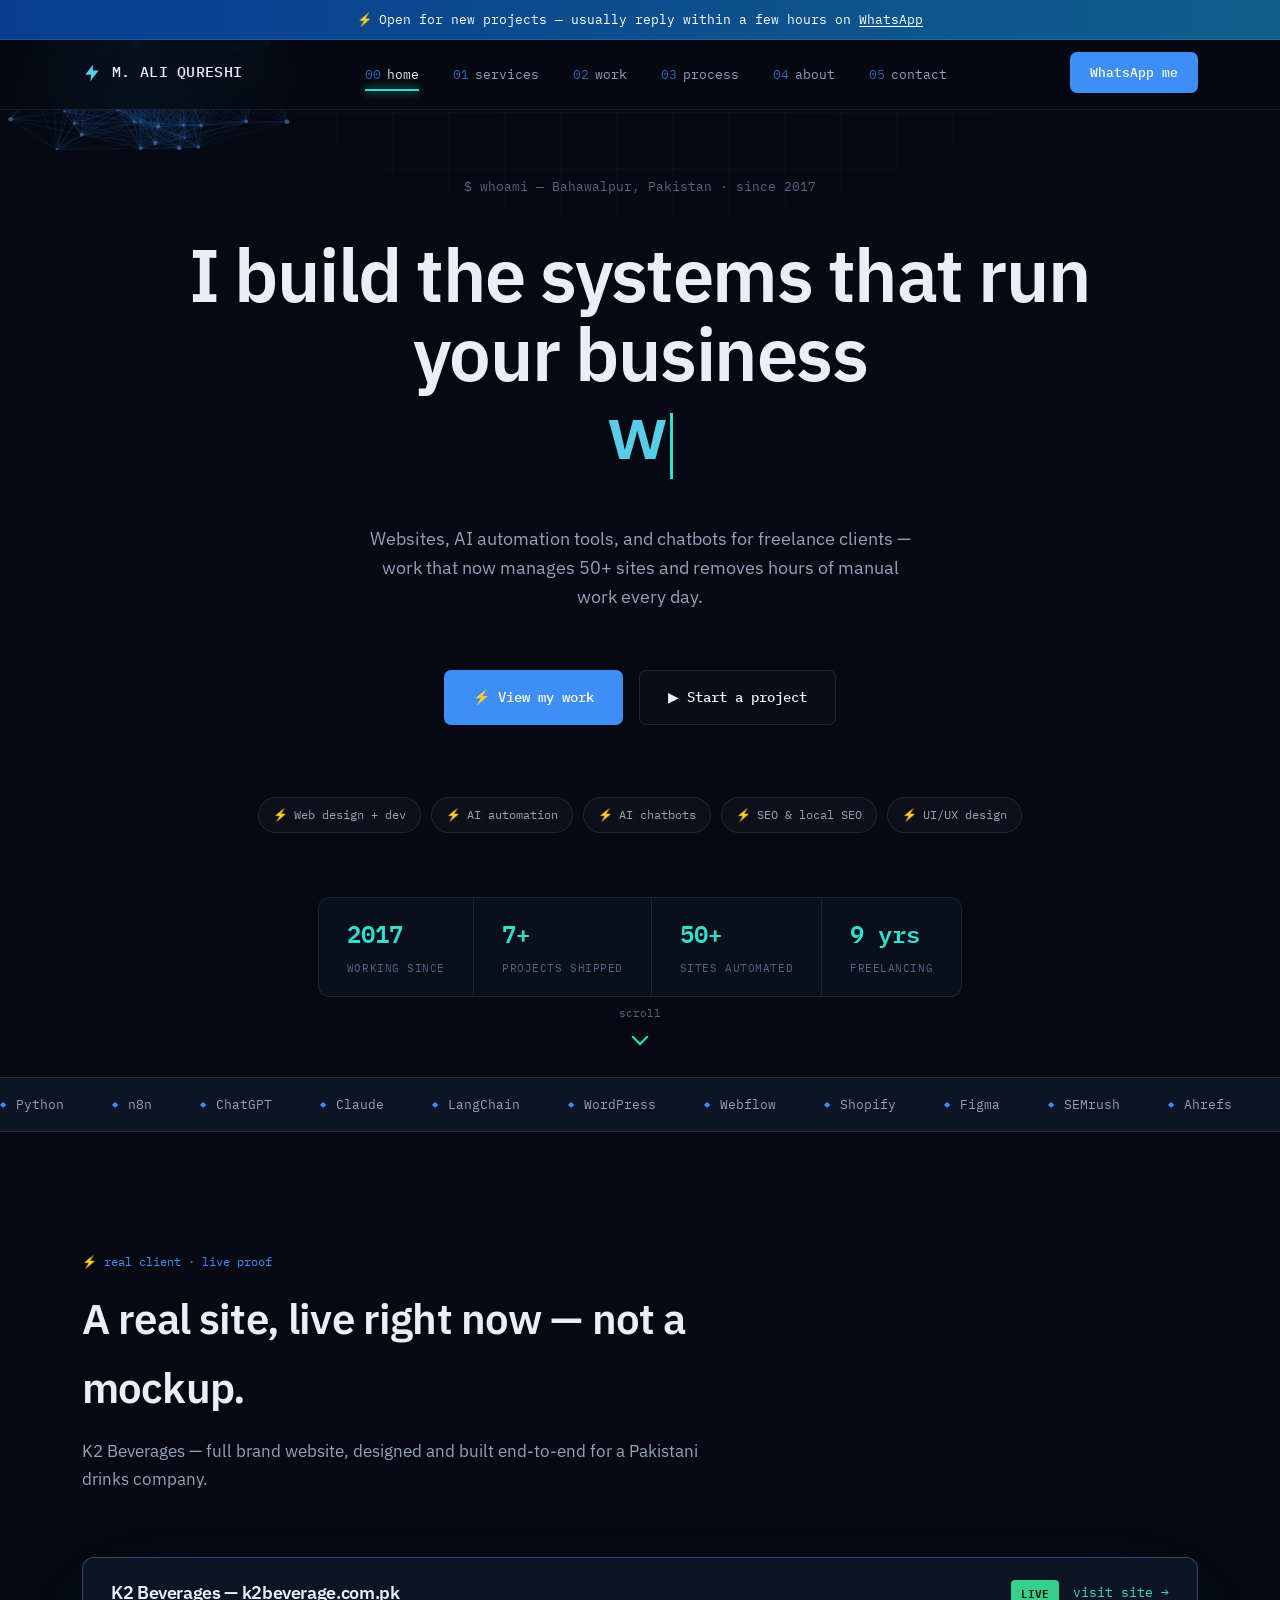
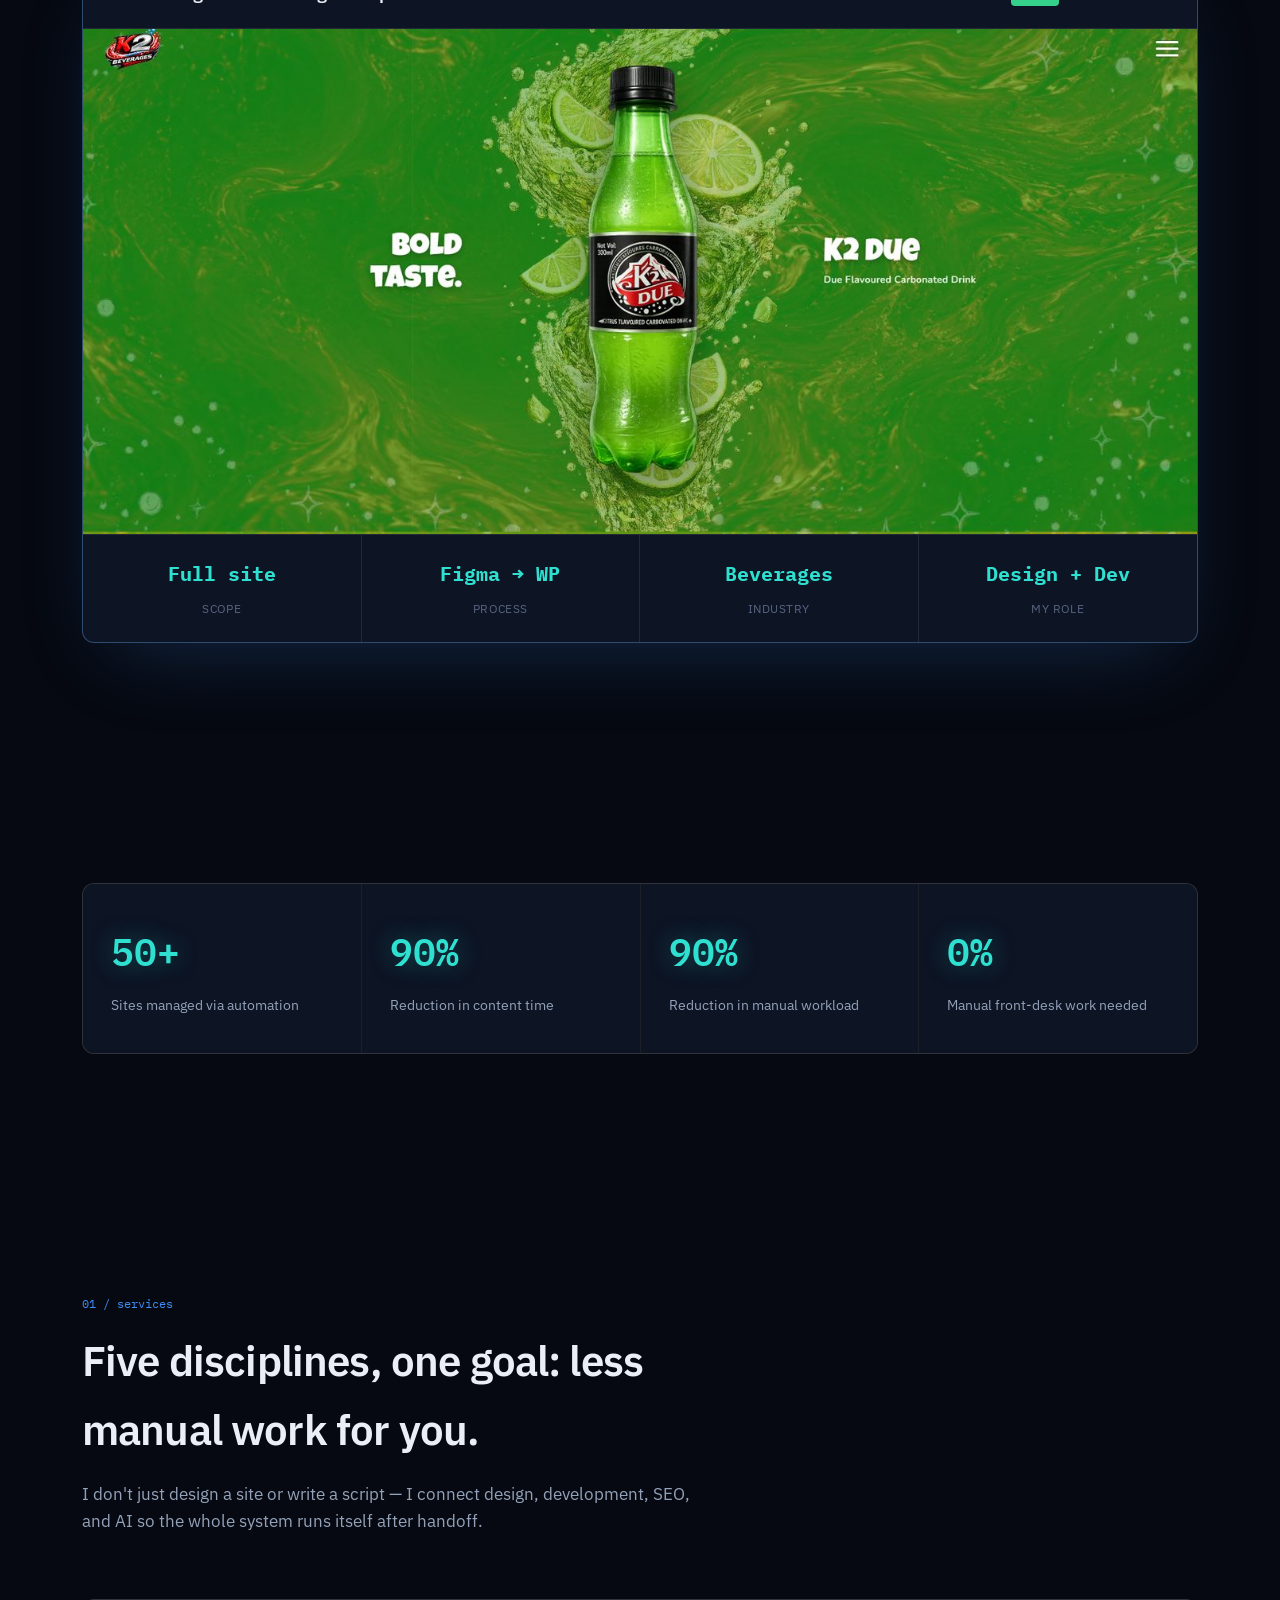
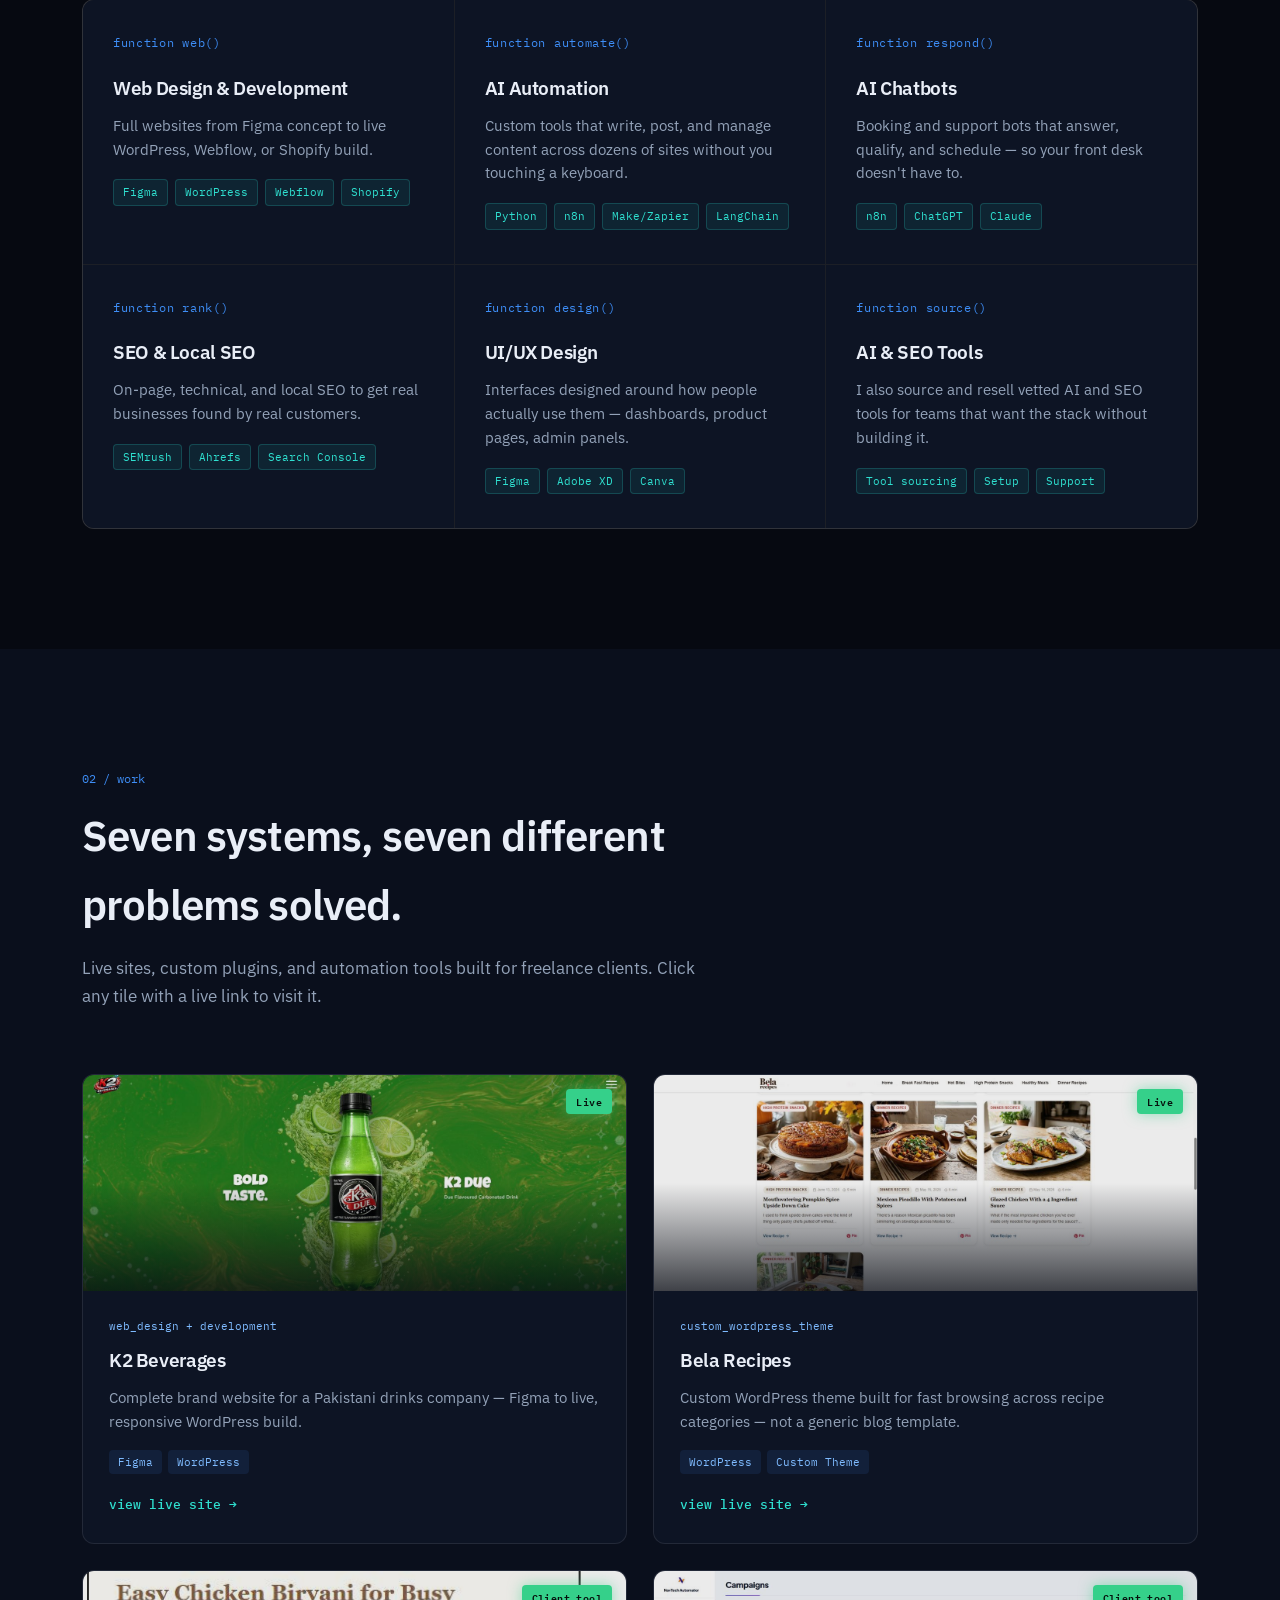
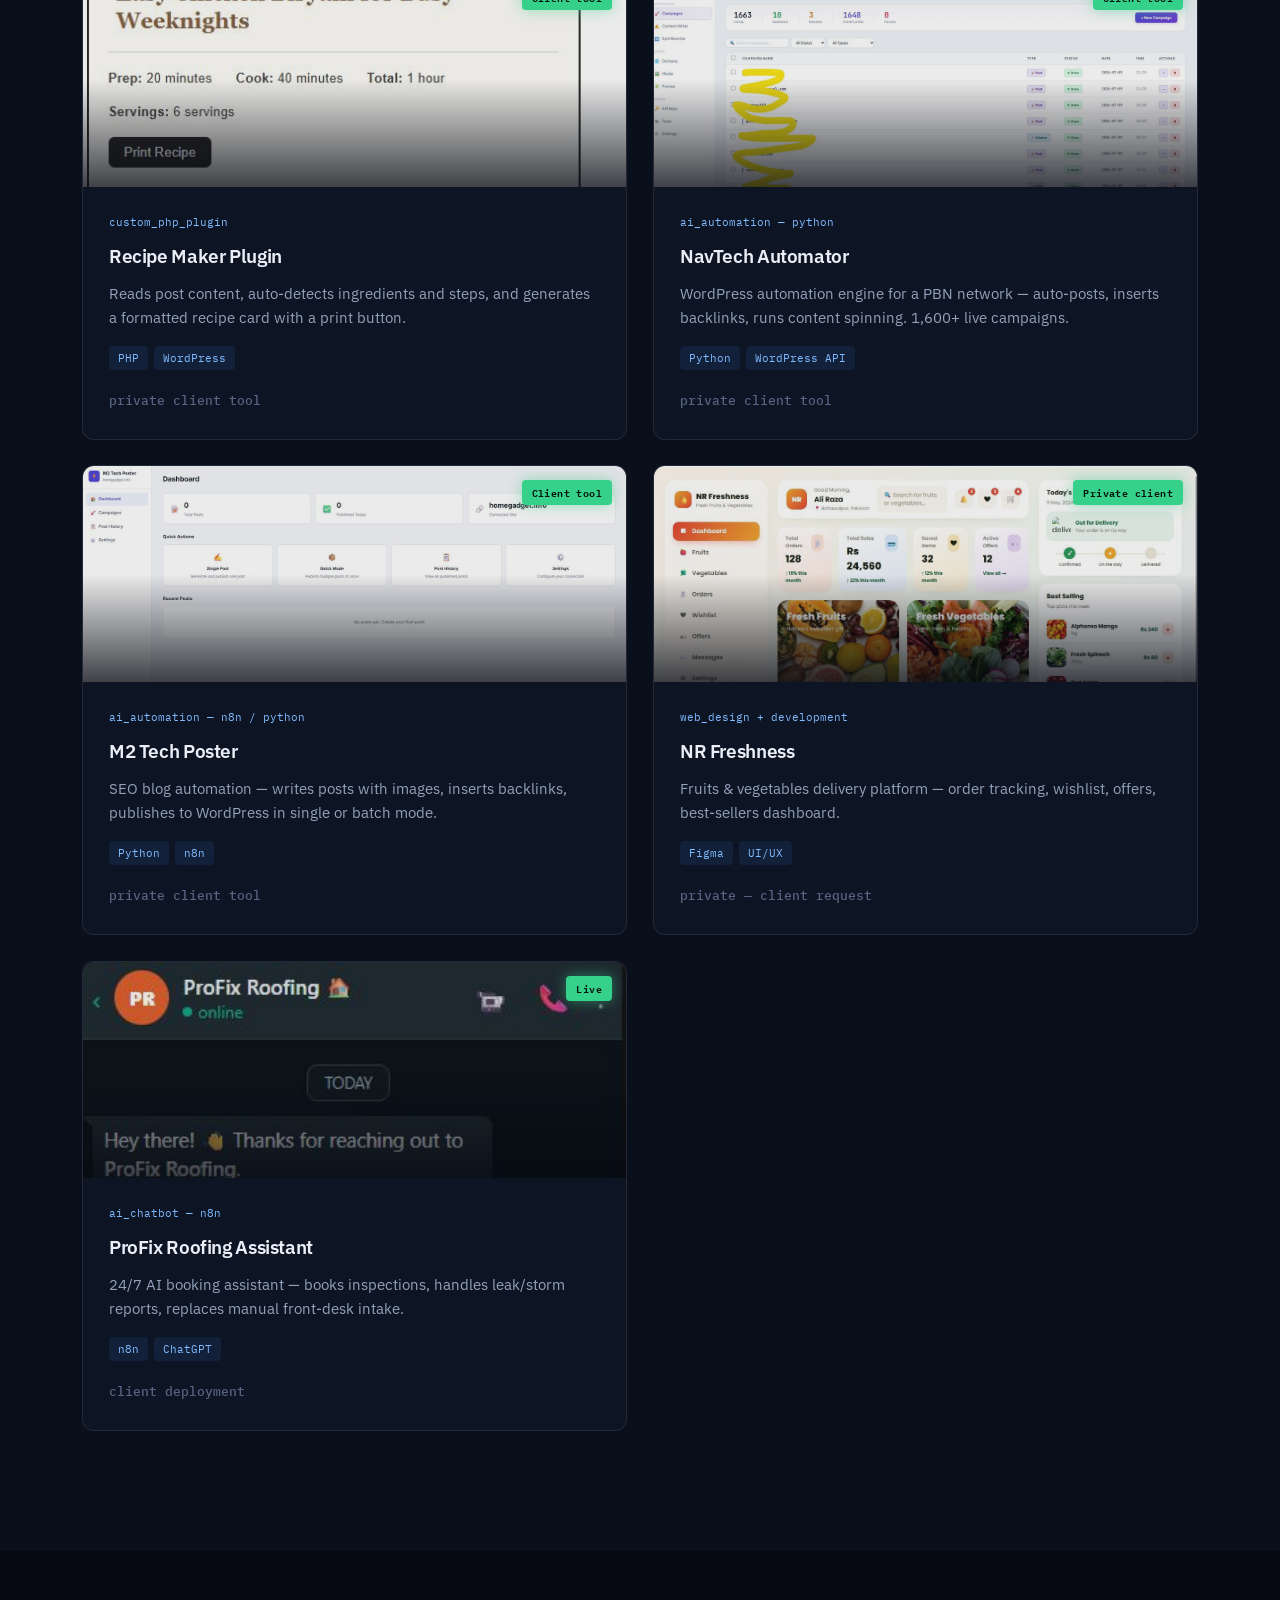
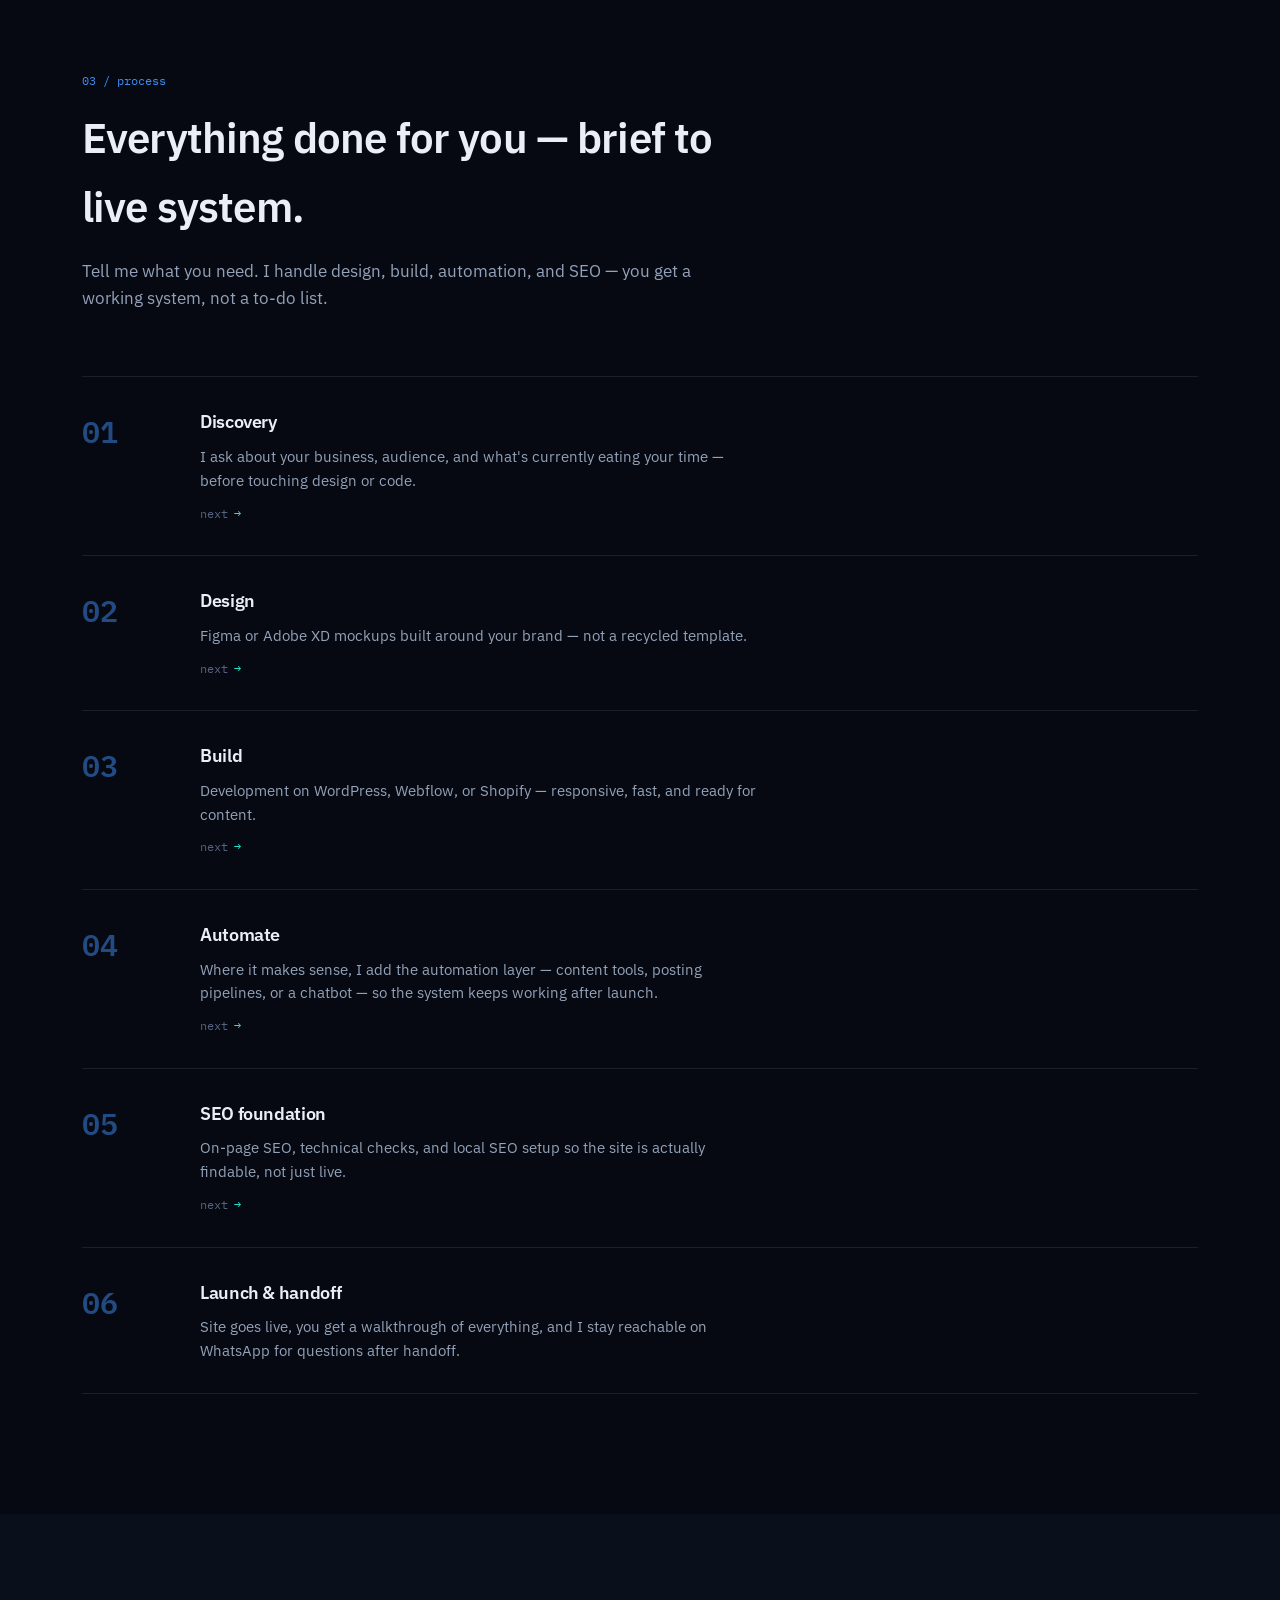
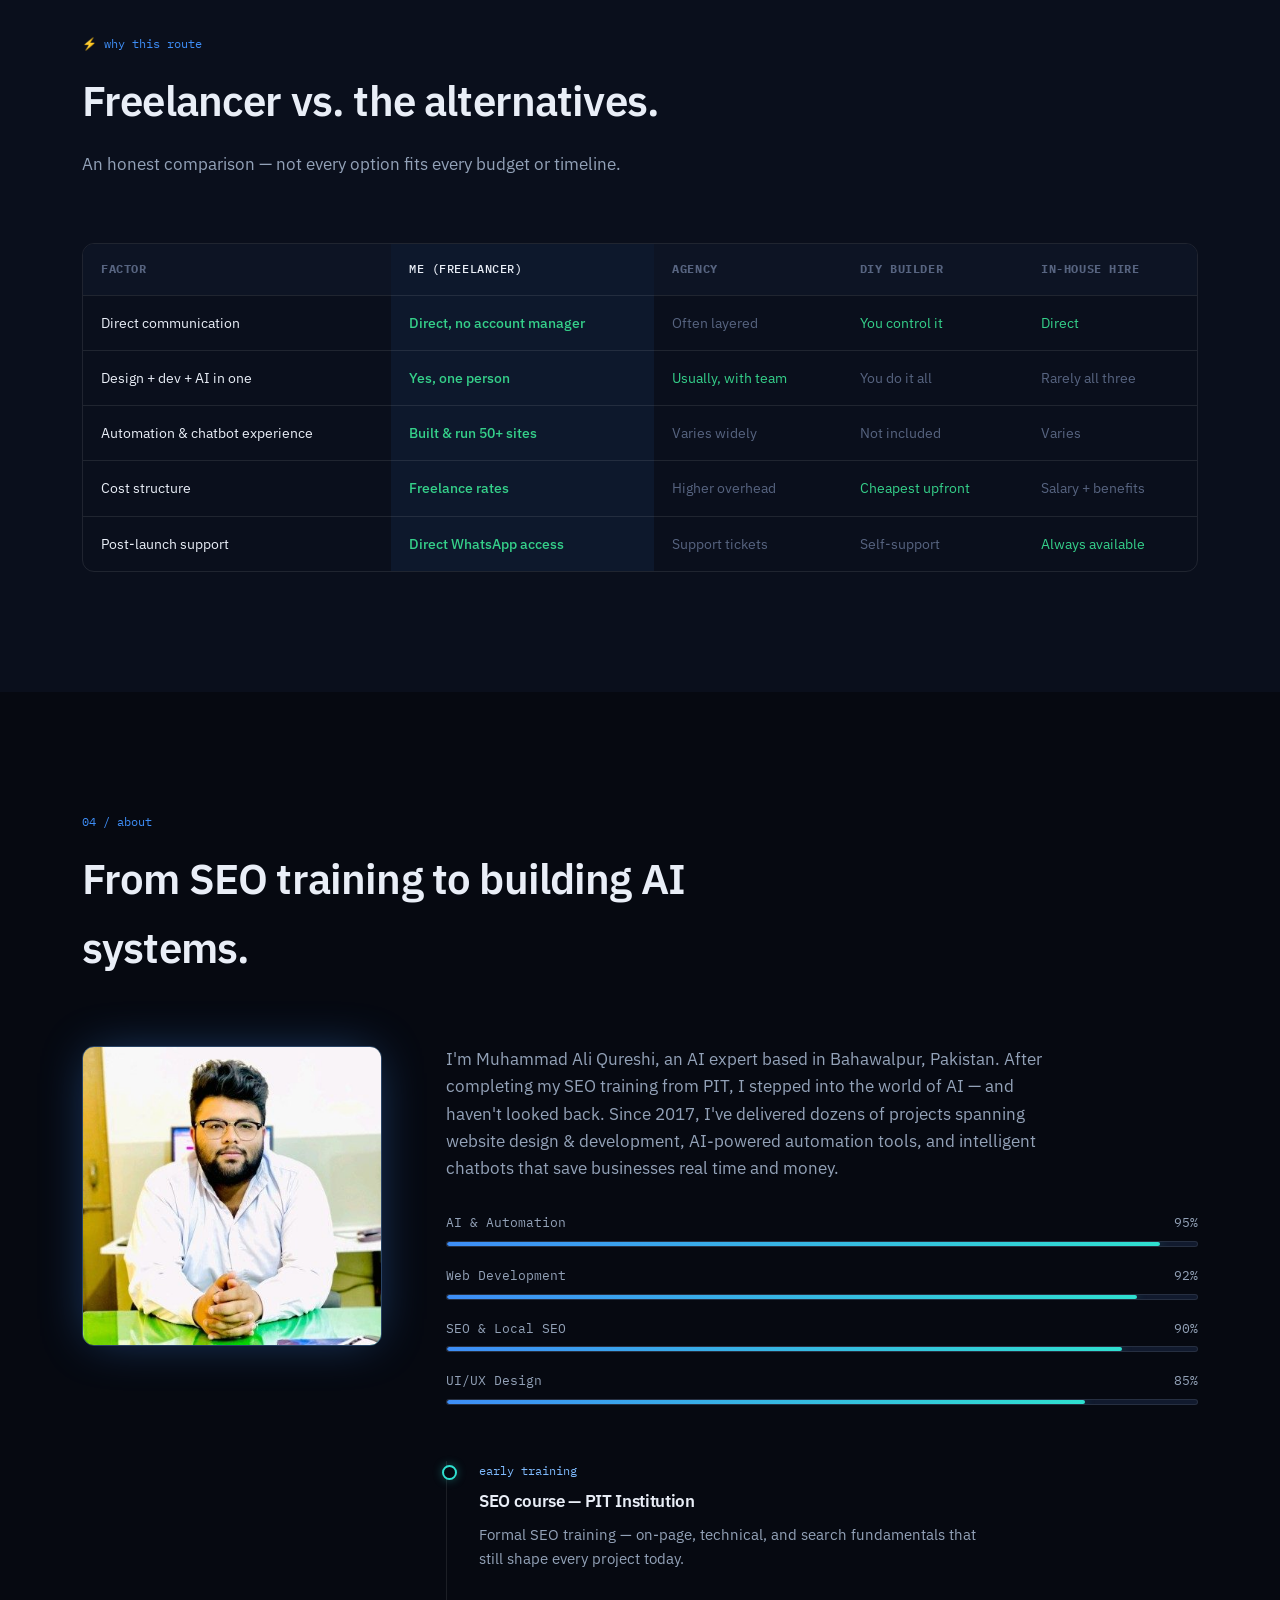
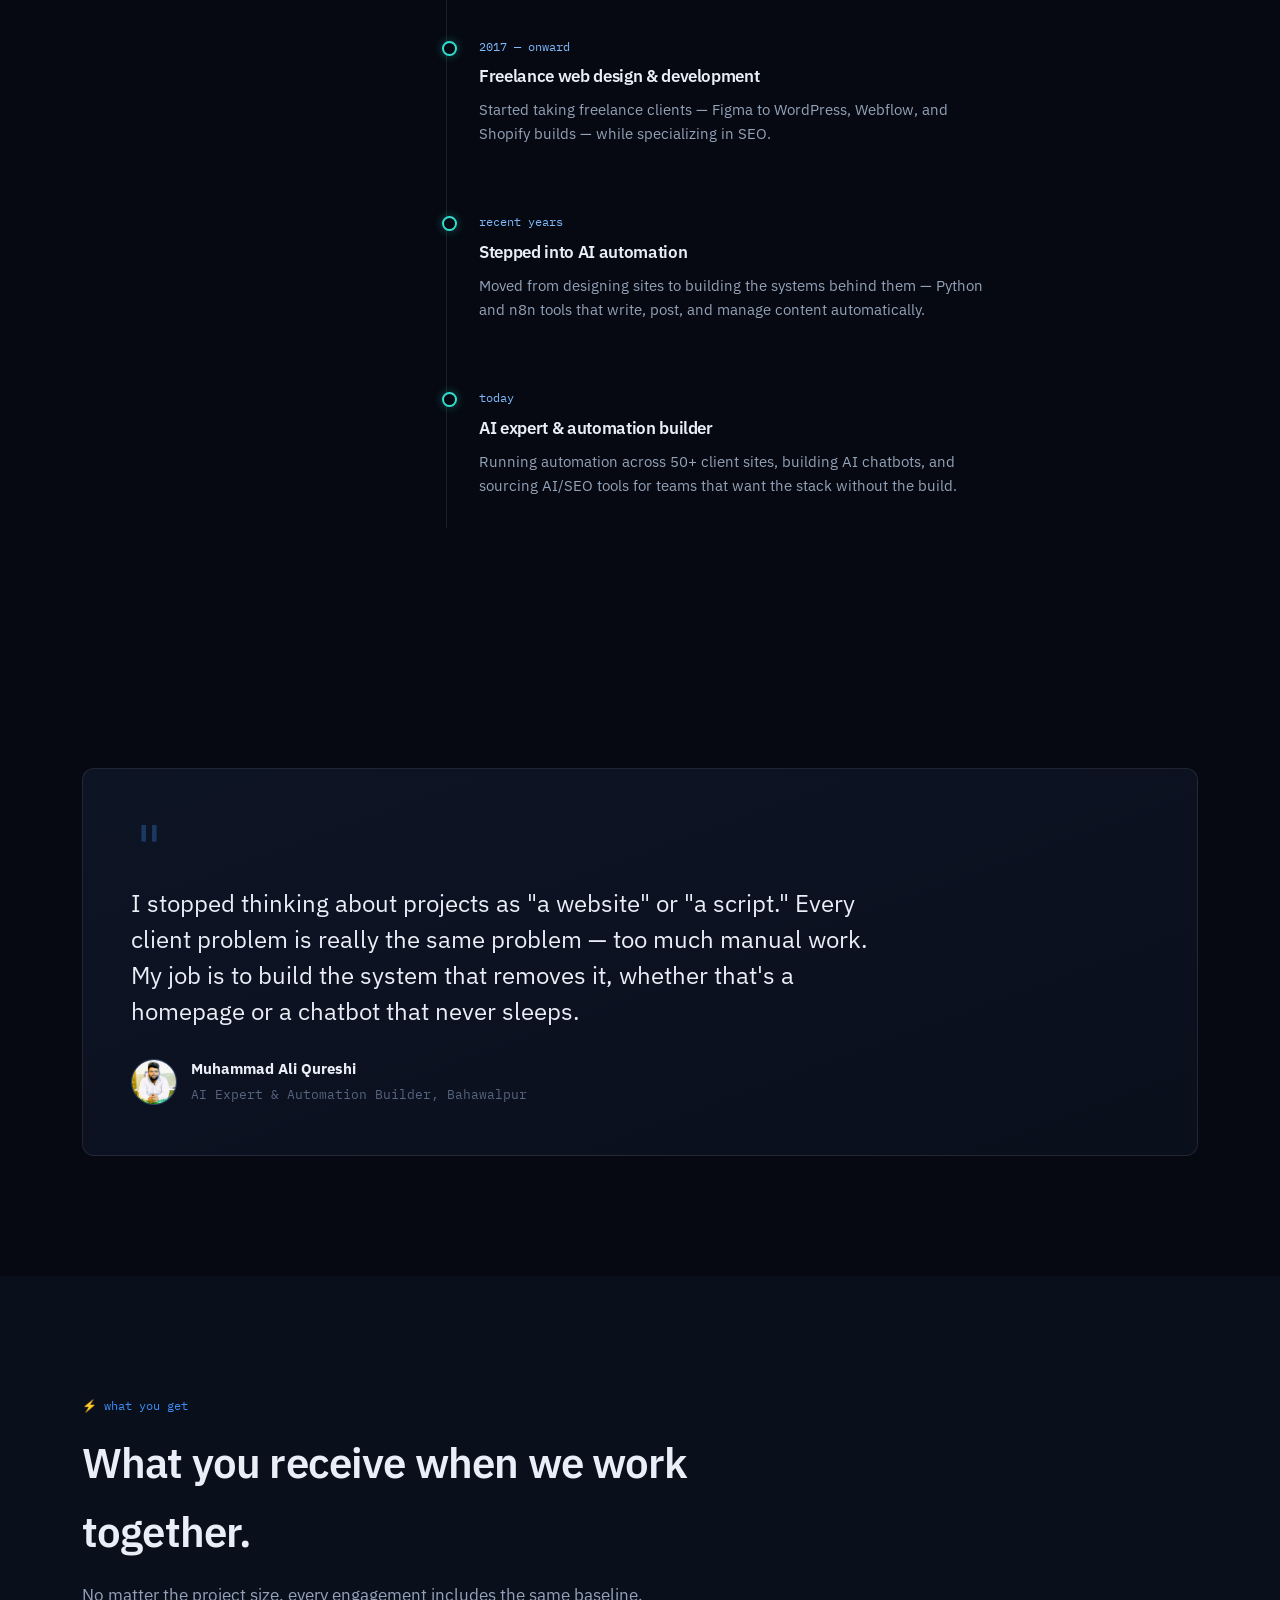
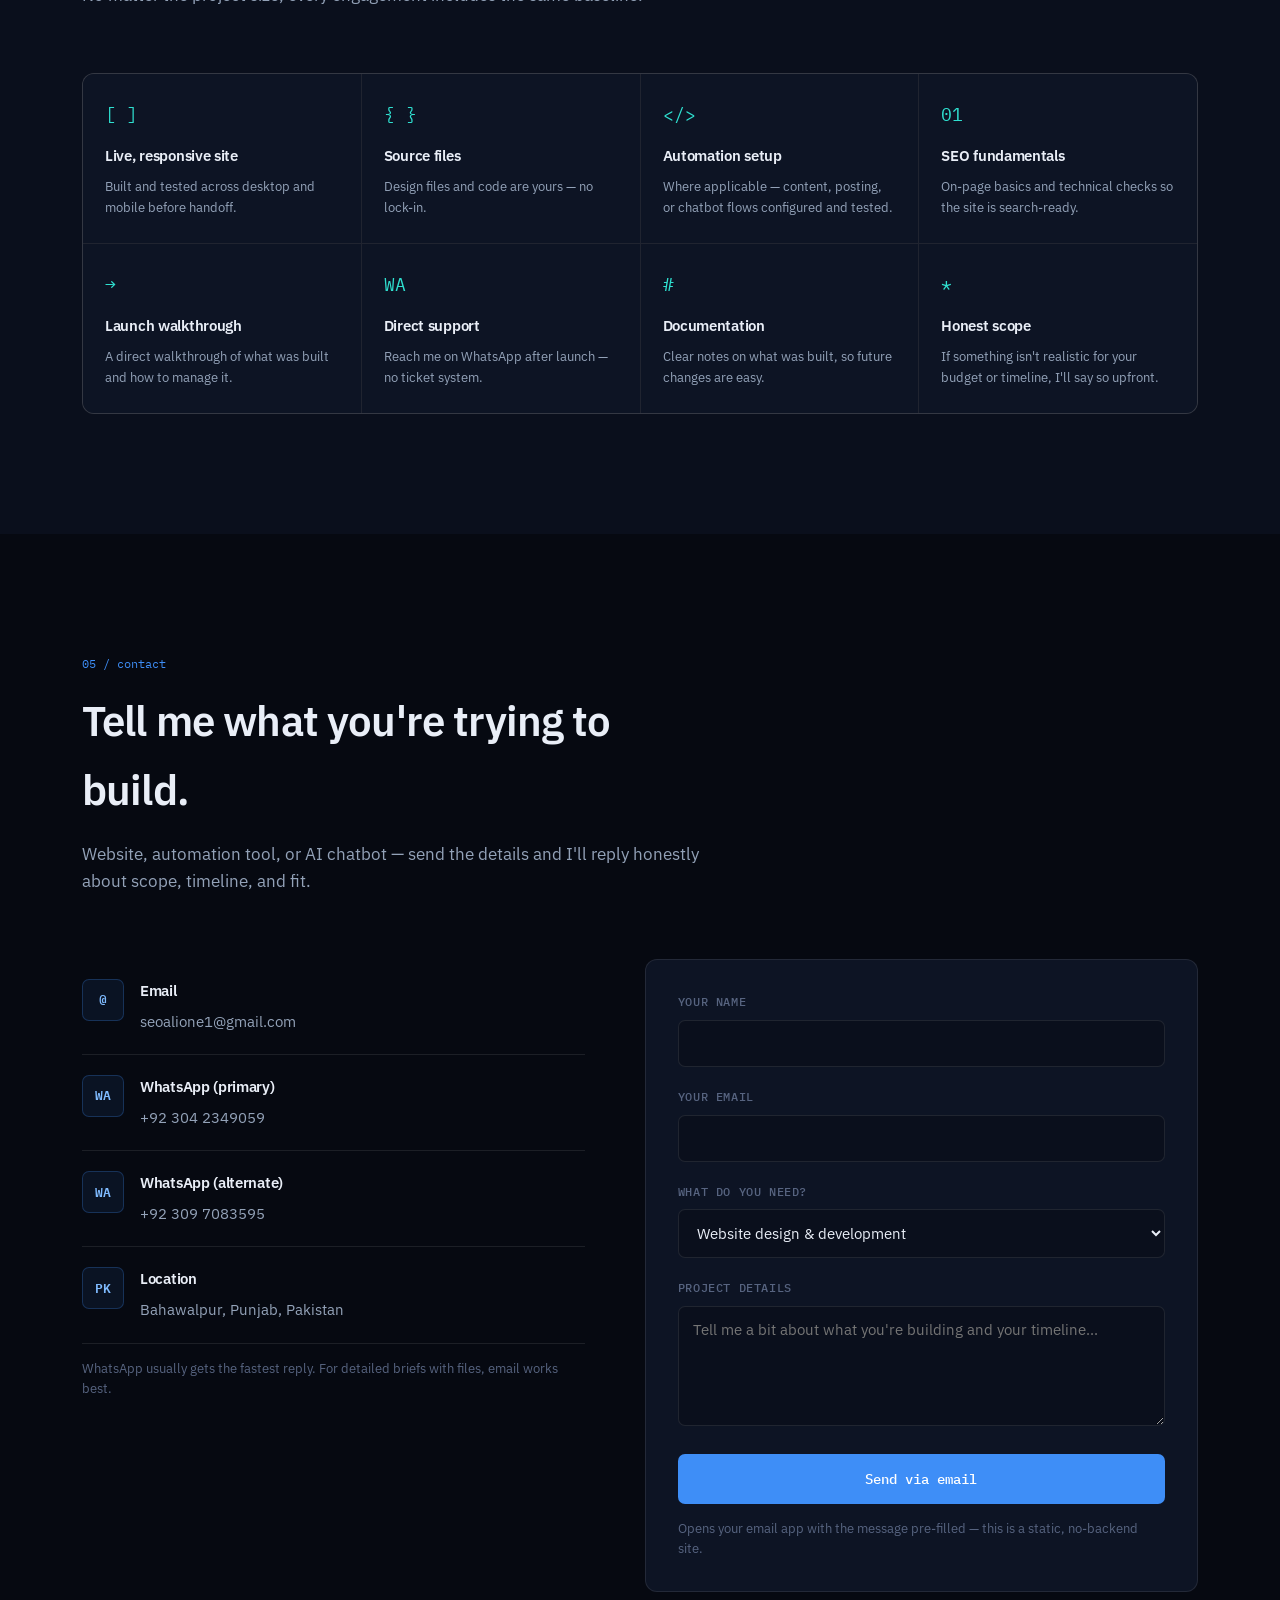
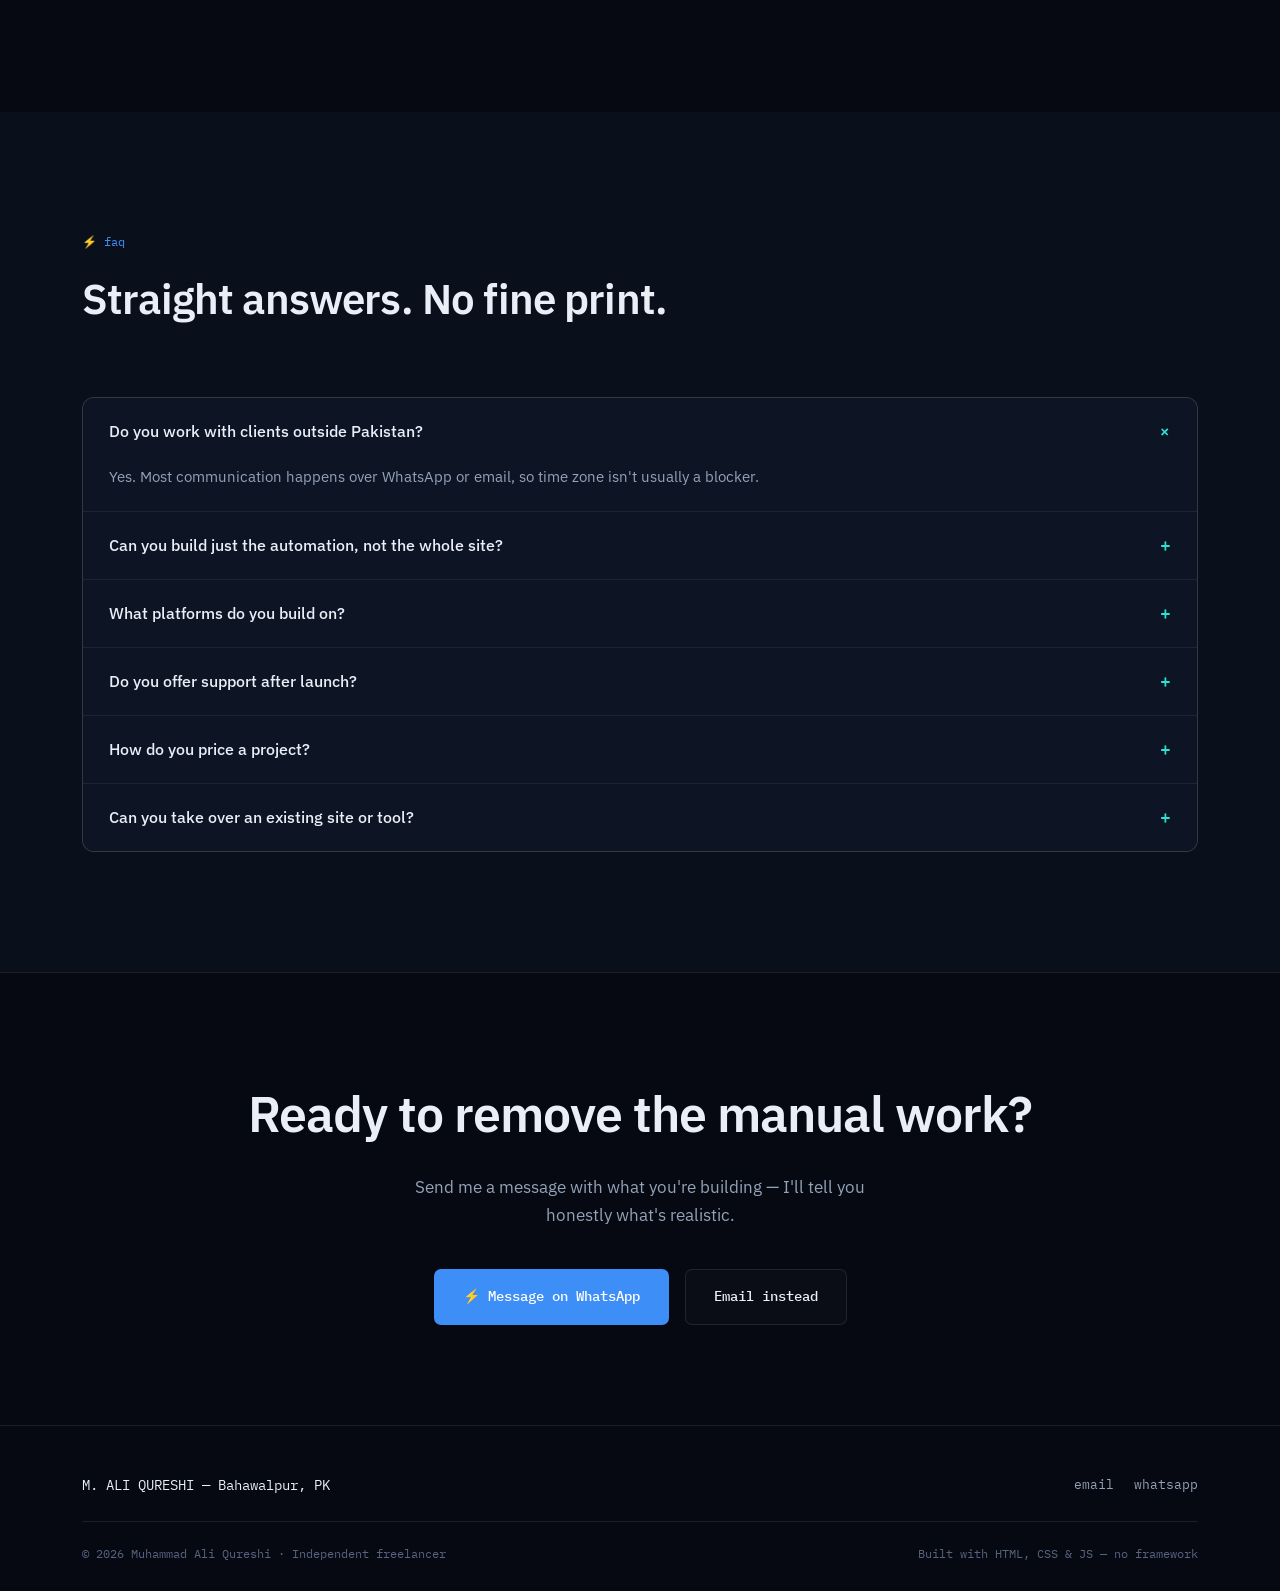
<file: index.html>
<!DOCTYPE html>
<html lang="en">
<head>
<meta charset="UTF-8">
<meta name="viewport" content="width=device-width, initial-scale=1.0">
<title>Muhammad Ali Qureshi — AI Automation & Web Systems</title>
<meta name="description" content="AI expert and automation builder based in Bahawalpur, Pakistan. I build websites, AI automation tools, and chatbots that cut manual workload for real businesses.">
<link rel="preconnect" href="https://fonts.googleapis.com">
<link href="https://fonts.googleapis.com/css2?family=IBM+Plex+Sans:wght@400;500;600;700&family=IBM+Plex+Mono:wght@400;500;600&display=swap" rel="stylesheet">
<link rel="stylesheet" href="css/style.css">
</head>
<body>

<div class="announce-bar mono">
  <span class="spark">⚡</span>Open for new projects — usually reply within a few hours on <a href="https://wa.me/923042349059" target="_blank" rel="noopener">WhatsApp</a>
</div>

<header class="site-header">
  <nav class="nav">
    <a href="#home" class="nav-logo">
      <svg class="logo-mark" viewBox="0 0 24 24" fill="none" xmlns="http://www.w3.org/2000/svg">
        <path d="M13 2L4 14H11L10 22L20 9H13L13 2Z" fill="url(#sparkGrad)"/>
        <defs>
          <linearGradient id="sparkGrad" x1="4" y1="2" x2="20" y2="22" gradientUnits="userSpaceOnUse">
            <stop stop-color="#7FBBFF"/>
            <stop offset="1" stop-color="#2FE0D0"/>
          </linearGradient>
        </defs>
      </svg>
      M. ALI QURESHI
    </a>
    <ul class="nav-links">
      <li><a href="#home" data-idx="00" class="active">home</a></li>
      <li><a href="#services" data-idx="01">services</a></li>
      <li><a href="#work" data-idx="02">work</a></li>
      <li><a href="#process" data-idx="03">process</a></li>
      <li><a href="#about" data-idx="04">about</a></li>
      <li><a href="#contact" data-idx="05">contact</a></li>
    </ul>
    <a href="https://wa.me/923042349059" target="_blank" rel="noopener" class="nav-cta">WhatsApp me</a>
    <button class="nav-toggle" aria-label="Toggle menu"><span></span><span></span><span></span></button>
  </nav>
</header>

<main>

<section class="hero" id="home">
  <canvas id="hero-canvas"></canvas>
  <div class="wrap">
    <div class="hero-terminal-tag mono">$ whoami — Bahawalpur, Pakistan · since 2017</div>
    <h1>
      I build the systems that run your business
      <span class="gradient-text hero-typed"></span>
    </h1>
    <p class="hero-sub">Websites, AI automation tools, and chatbots for freelance clients — work that now manages 50+ sites and removes hours of manual work every day.</p>

    <div class="hero-actions">
      <a href="#work" class="btn btn-primary">⚡ View my work</a>
      <a href="#contact" class="btn btn-ghost">▶ Start a project</a>
    </div>

    <div class="hero-pills">
      <span class="hero-pill"><span class="spark">⚡</span>Web design + dev</span>
      <span class="hero-pill"><span class="spark">⚡</span>AI automation</span>
      <span class="hero-pill"><span class="spark">⚡</span>AI chatbots</span>
      <span class="hero-pill"><span class="spark">⚡</span>SEO &amp; local SEO</span>
      <span class="hero-pill"><span class="spark">⚡</span>UI/UX design</span>
    </div>

    <div class="hero-meta">
      <div><strong>2017</strong><span>Working since</span></div>
      <div><strong>7+</strong><span>Projects shipped</span></div>
      <div><strong>50+</strong><span>Sites automated</span></div>
      <div><strong>9 yrs</strong><span>Freelancing</span></div>
    </div>
  </div>
  <div class="scroll-cue"><span>scroll</span><span class="chev"></span></div>
</section>

<div class="ticker-band">
  <div class="ticker-track mono">
    <span>Python</span><span>n8n</span><span>ChatGPT</span><span>Claude</span><span>LangChain</span>
    <span>WordPress</span><span>Webflow</span><span>Shopify</span><span>Figma</span><span>SEMrush</span>
    <span>Ahrefs</span><span>Make/Zapier</span><span>Local SEO</span><span>UI/UX</span>
    <span>Python</span><span>n8n</span><span>ChatGPT</span><span>Claude</span><span>LangChain</span>
    <span>WordPress</span><span>Webflow</span><span>Shopify</span><span>Figma</span><span>SEMrush</span>
    <span>Ahrefs</span><span>Make/Zapier</span><span>Local SEO</span><span>UI/UX</span>
  </div>
</div>

<section class="section reveal">
  <div class="wrap">
    <div class="section-head">
      <span class="idx-tag mono">⚡ real client · live proof</span>
      <h2>A real site, live right now — not a mockup.</h2>
      <p>K2 Beverages — full brand website, designed and built end-to-end for a Pakistani drinks company.</p>
    </div>

    <div class="proof-panel">
      <div class="proof-top">
        <h3>K2 Beverages — k2beverage.com.pk</h3>
        <div style="display:flex; align-items:center; gap:14px;">
          <span class="tag">LIVE</span>
          <a href="https://k2beverage.com.pk/" target="_blank" rel="noopener" class="proof-link">visit site →</a>
        </div>
      </div>
      <div class="proof-image">
        <img src="images/projects/k2-beverages.jpg" alt="K2 Beverages live website — K2 Due citrus carbonated drink hero section">
      </div>
      <div class="proof-stats">
        <div><strong>Full site</strong><span>Scope</span></div>
        <div><strong>Figma → WP</strong><span>Process</span></div>
        <div><strong>Beverages</strong><span>Industry</span></div>
        <div><strong>Design + Dev</strong><span>My role</span></div>
      </div>
    </div>
  </div>
</section>

<section class="section reveal">
  <div class="wrap">
    <div class="stats-grid">
      <div class="stat-block"><span class="num" data-count="50" data-suffix="+">0</span><span class="lbl">Sites managed via automation</span></div>
      <div class="stat-block"><span class="num" data-count="90" data-suffix="%">0</span><span class="lbl">Reduction in content time</span></div>
      <div class="stat-block"><span class="num" data-count="90" data-suffix="%">0</span><span class="lbl">Reduction in manual workload</span></div>
      <div class="stat-block"><span class="num" data-count="0" data-suffix="%">0</span><span class="lbl">Manual front-desk work needed</span></div>
    </div>
  </div>
</section>

<section class="section" id="services">
  <div class="wrap">
    <div class="section-head reveal">
      <span class="idx-tag mono">01 / services</span>
      <h2>Five disciplines, one goal: less manual work for you.</h2>
      <p>I don't just design a site or write a script — I connect design, development, SEO, and AI so the whole system runs itself after handoff.</p>
    </div>

    <div class="services-grid reveal">
      <div class="service-card">
        <span class="idx mono">function web()</span>
        <h3>Web Design &amp; Development</h3>
        <p>Full websites from Figma concept to live WordPress, Webflow, or Shopify build.</p>
        <div class="tools"><span>Figma</span><span>WordPress</span><span>Webflow</span><span>Shopify</span></div>
      </div>
      <div class="service-card">
        <span class="idx mono">function automate()</span>
        <h3>AI Automation</h3>
        <p>Custom tools that write, post, and manage content across dozens of sites without you touching a keyboard.</p>
        <div class="tools"><span>Python</span><span>n8n</span><span>Make/Zapier</span><span>LangChain</span></div>
      </div>
      <div class="service-card">
        <span class="idx mono">function respond()</span>
        <h3>AI Chatbots</h3>
        <p>Booking and support bots that answer, qualify, and schedule — so your front desk doesn't have to.</p>
        <div class="tools"><span>n8n</span><span>ChatGPT</span><span>Claude</span></div>
      </div>
      <div class="service-card">
        <span class="idx mono">function rank()</span>
        <h3>SEO &amp; Local SEO</h3>
        <p>On-page, technical, and local SEO to get real businesses found by real customers.</p>
        <div class="tools"><span>SEMrush</span><span>Ahrefs</span><span>Search Console</span></div>
      </div>
      <div class="service-card">
        <span class="idx mono">function design()</span>
        <h3>UI/UX Design</h3>
        <p>Interfaces designed around how people actually use them — dashboards, product pages, admin panels.</p>
        <div class="tools"><span>Figma</span><span>Adobe XD</span><span>Canva</span></div>
      </div>
      <div class="service-card">
        <span class="idx mono">function source()</span>
        <h3>AI &amp; SEO Tools</h3>
        <p>I also source and resell vetted AI and SEO tools for teams that want the stack without building it.</p>
        <div class="tools"><span>Tool sourcing</span><span>Setup</span><span>Support</span></div>
      </div>
    </div>
  </div>
</section>

<section class="section" id="work" style="background:var(--bg-2);">
  <div class="wrap">
    <div class="section-head reveal">
      <span class="idx-tag mono">02 / work</span>
      <h2>Seven systems, seven different problems solved.</h2>
      <p>Live sites, custom plugins, and automation tools built for freelance clients. Click any tile with a live link to visit it.</p>
    </div>

    <div class="projects-grid reveal">

      <div class="project-card">
        <div class="project-thumb">
          <img src="images/projects/k2-beverages.jpg" alt="K2 Beverages website hero section">
          <span class="project-status">Live</span>
        </div>
        <div class="project-body">
          <span class="project-cat mono">web_design + development</span>
          <h3>K2 Beverages</h3>
          <p>Complete brand website for a Pakistani drinks company — Figma to live, responsive WordPress build.</p>
          <div class="project-tech"><span>Figma</span><span>WordPress</span></div>
          <a href="https://k2beverage.com.pk/" target="_blank" rel="noopener" class="project-link">view live site →</a>
        </div>
      </div>

      <div class="project-card">
        <div class="project-thumb">
          <img src="images/projects/bela-recipes-grid.jpg" alt="Bela Recipes custom WordPress theme">
          <span class="project-status">Live</span>
        </div>
        <div class="project-body">
          <span class="project-cat mono">custom_wordpress_theme</span>
          <h3>Bela Recipes</h3>
          <p>Custom WordPress theme built for fast browsing across recipe categories — not a generic blog template.</p>
          <div class="project-tech"><span>WordPress</span><span>Custom Theme</span></div>
          <a href="https://belarecipes.com/" target="_blank" rel="noopener" class="project-link">view live site →</a>
        </div>
      </div>

      <div class="project-card">
        <div class="project-thumb">
          <img src="images/projects/recipe-card.jpg" alt="Auto-generated recipe card plugin output">
          <span class="project-status">Client tool</span>
        </div>
        <div class="project-body">
          <span class="project-cat mono">custom_php_plugin</span>
          <h3>Recipe Maker Plugin</h3>
          <p>Reads post content, auto-detects ingredients and steps, and generates a formatted recipe card with a print button.</p>
          <div class="project-tech"><span>PHP</span><span>WordPress</span></div>
          <span class="project-link disabled">private client tool</span>
        </div>
      </div>

      <div class="project-card">
        <div class="project-thumb">
          <img src="images/projects/navtech-automator.jpg" alt="NavTech Automator campaign dashboard">
          <span class="project-status">Client tool</span>
        </div>
        <div class="project-body">
          <span class="project-cat mono">ai_automation — python</span>
          <h3>NavTech Automator</h3>
          <p>WordPress automation engine for a PBN network — auto-posts, inserts backlinks, runs content spinning. 1,600+ live campaigns.</p>
          <div class="project-tech"><span>Python</span><span>WordPress API</span></div>
          <span class="project-link disabled">private client tool</span>
        </div>
      </div>

      <div class="project-card">
        <div class="project-thumb">
          <img src="images/projects/m2-dashboard.jpg" alt="M2 Tech Poster automation dashboard">
          <span class="project-status">Client tool</span>
        </div>
        <div class="project-body">
          <span class="project-cat mono">ai_automation — n8n / python</span>
          <h3>M2 Tech Poster</h3>
          <p>SEO blog automation — writes posts with images, inserts backlinks, publishes to WordPress in single or batch mode.</p>
          <div class="project-tech"><span>Python</span><span>n8n</span></div>
          <span class="project-link disabled">private client tool</span>
        </div>
      </div>

      <div class="project-card">
        <div class="project-thumb">
          <img src="images/projects/nr-freshness.jpg" alt="NR Freshness delivery dashboard">
          <span class="project-status">Private client</span>
        </div>
        <div class="project-body">
          <span class="project-cat mono">web_design + development</span>
          <h3>NR Freshness</h3>
          <p>Fruits &amp; vegetables delivery platform — order tracking, wishlist, offers, best-sellers dashboard.</p>
          <div class="project-tech"><span>Figma</span><span>UI/UX</span></div>
          <span class="project-link disabled">private — client request</span>
        </div>
      </div>

      <div class="project-card">
        <div class="project-thumb">
          <img src="images/projects/profix-chatbot.jpg" alt="ProFix Roofing AI chatbot">
          <span class="project-status">Live</span>
        </div>
        <div class="project-body">
          <span class="project-cat mono">ai_chatbot — n8n</span>
          <h3>ProFix Roofing Assistant</h3>
          <p>24/7 AI booking assistant — books inspections, handles leak/storm reports, replaces manual front-desk intake.</p>
          <div class="project-tech"><span>n8n</span><span>ChatGPT</span></div>
          <span class="project-link disabled">client deployment</span>
        </div>
      </div>

    </div>
  </div>
</section>

<section class="section" id="process">
  <div class="wrap">
    <div class="section-head reveal">
      <span class="idx-tag mono">03 / process</span>
      <h2>Everything done for you — brief to live system.</h2>
      <p>Tell me what you need. I handle design, build, automation, and SEO — you get a working system, not a to-do list.</p>
    </div>

    <div class="stage-list reveal">
      <div class="stage-row">
        <div class="stage-num mono">01</div>
        <div class="stage-content">
          <h3>Discovery</h3>
          <p>I ask about your business, audience, and what's currently eating your time — before touching design or code.</p>
          <span class="stage-next mono">next<span class="arrow">→</span></span>
        </div>
      </div>
      <div class="stage-row">
        <div class="stage-num mono">02</div>
        <div class="stage-content">
          <h3>Design</h3>
          <p>Figma or Adobe XD mockups built around your brand — not a recycled template.</p>
          <span class="stage-next mono">next<span class="arrow">→</span></span>
        </div>
      </div>
      <div class="stage-row">
        <div class="stage-num mono">03</div>
        <div class="stage-content">
          <h3>Build</h3>
          <p>Development on WordPress, Webflow, or Shopify — responsive, fast, and ready for content.</p>
          <span class="stage-next mono">next<span class="arrow">→</span></span>
        </div>
      </div>
      <div class="stage-row">
        <div class="stage-num mono">04</div>
        <div class="stage-content">
          <h3>Automate</h3>
          <p>Where it makes sense, I add the automation layer — content tools, posting pipelines, or a chatbot — so the system keeps working after launch.</p>
          <span class="stage-next mono">next<span class="arrow">→</span></span>
        </div>
      </div>
      <div class="stage-row">
        <div class="stage-num mono">05</div>
        <div class="stage-content">
          <h3>SEO foundation</h3>
          <p>On-page SEO, technical checks, and local SEO setup so the site is actually findable, not just live.</p>
          <span class="stage-next mono">next<span class="arrow">→</span></span>
        </div>
      </div>
      <div class="stage-row">
        <div class="stage-num mono">06</div>
        <div class="stage-content">
          <h3>Launch &amp; handoff</h3>
          <p>Site goes live, you get a walkthrough of everything, and I stay reachable on WhatsApp for questions after handoff.</p>
        </div>
      </div>
    </div>
  </div>
</section>

<section class="section" style="background:var(--bg-2);">
  <div class="wrap">
    <div class="section-head reveal">
      <span class="idx-tag mono">⚡ why this route</span>
      <h2>Freelancer vs. the alternatives.</h2>
      <p>An honest comparison — not every option fits every budget or timeline.</p>
    </div>

    <div class="compare-table-wrap reveal">
      <table class="compare-table">
        <thead>
          <tr>
            <th>Factor</th>
            <th class="highlight">Me (freelancer)</th>
            <th>Agency</th>
            <th>DIY builder</th>
            <th>In-house hire</th>
          </tr>
        </thead>
        <tbody>
          <tr>
            <td>Direct communication</td>
            <td class="highlight yes">Direct, no account manager</td>
            <td class="no">Often layered</td>
            <td class="yes">You control it</td>
            <td class="yes">Direct</td>
          </tr>
          <tr>
            <td>Design + dev + AI in one</td>
            <td class="highlight yes">Yes, one person</td>
            <td class="yes">Usually, with team</td>
            <td class="no">You do it all</td>
            <td class="no">Rarely all three</td>
          </tr>
          <tr>
            <td>Automation &amp; chatbot experience</td>
            <td class="highlight yes">Built &amp; run 50+ sites</td>
            <td class="no">Varies widely</td>
            <td class="no">Not included</td>
            <td class="no">Varies</td>
          </tr>
          <tr>
            <td>Cost structure</td>
            <td class="highlight yes">Freelance rates</td>
            <td class="no">Higher overhead</td>
            <td class="yes">Cheapest upfront</td>
            <td class="no">Salary + benefits</td>
          </tr>
          <tr>
            <td>Post-launch support</td>
            <td class="highlight yes">Direct WhatsApp access</td>
            <td class="no">Support tickets</td>
            <td class="no">Self-support</td>
            <td class="yes">Always available</td>
          </tr>
        </tbody>
      </table>
    </div>
  </div>
</section>

<section class="section" id="about">
  <div class="wrap">
    <div class="section-head reveal">
      <span class="idx-tag mono">04 / about</span>
      <h2>From SEO training to building AI systems.</h2>
    </div>

    <div class="about-grid reveal">
      <div class="about-photo-wrap">
        <div class="about-photo">
          <img src="images/profile.jpg" alt="Muhammad Ali Qureshi">
        </div>
      </div>
      <div class="about-bio">
        <p>I'm Muhammad Ali Qureshi, an AI expert based in Bahawalpur, Pakistan. After completing my SEO training from PIT, I stepped into the world of AI — and haven't looked back. Since 2017, I've delivered dozens of projects spanning website design &amp; development, AI-powered automation tools, and intelligent chatbots that save businesses real time and money.</p>

        <div class="skill-bars">
          <div class="skill-bar-item">
            <div class="top-row"><span>AI &amp; Automation</span><span>95%</span></div>
            <div class="skill-bar-track"><div class="skill-bar-fill" data-pct="95"></div></div>
          </div>
          <div class="skill-bar-item">
            <div class="top-row"><span>Web Development</span><span>92%</span></div>
            <div class="skill-bar-track"><div class="skill-bar-fill" data-pct="92"></div></div>
          </div>
          <div class="skill-bar-item">
            <div class="top-row"><span>SEO &amp; Local SEO</span><span>90%</span></div>
            <div class="skill-bar-track"><div class="skill-bar-fill" data-pct="90"></div></div>
          </div>
          <div class="skill-bar-item">
            <div class="top-row"><span>UI/UX Design</span><span>85%</span></div>
            <div class="skill-bar-track"><div class="skill-bar-fill" data-pct="85"></div></div>
          </div>
        </div>

        <div class="timeline">
          <div class="timeline-item">
            <span class="yr mono">early training</span>
            <h3>SEO course — PIT Institution</h3>
            <p>Formal SEO training — on-page, technical, and search fundamentals that still shape every project today.</p>
          </div>
          <div class="timeline-item">
            <span class="yr mono">2017 — onward</span>
            <h3>Freelance web design &amp; development</h3>
            <p>Started taking freelance clients — Figma to WordPress, Webflow, and Shopify builds — while specializing in SEO.</p>
          </div>
          <div class="timeline-item">
            <span class="yr mono">recent years</span>
            <h3>Stepped into AI automation</h3>
            <p>Moved from designing sites to building the systems behind them — Python and n8n tools that write, post, and manage content automatically.</p>
          </div>
          <div class="timeline-item">
            <span class="yr mono">today</span>
            <h3>AI expert &amp; automation builder</h3>
            <p>Running automation across 50+ client sites, building AI chatbots, and sourcing AI/SEO tools for teams that want the stack without the build.</p>
          </div>
        </div>
      </div>
    </div>
  </div>
</section>

<section class="section reveal">
  <div class="wrap">
    <div class="quote-panel">
      <div class="quote-mark mono">"</div>
      <blockquote>I stopped thinking about projects as "a website" or "a script." Every client problem is really the same problem — too much manual work. My job is to build the system that removes it, whether that's a homepage or a chatbot that never sleeps.</blockquote>
      <div class="quote-author">
        <img src="images/profile.jpg" alt="Muhammad Ali Qureshi">
        <div>
          <strong>Muhammad Ali Qureshi</strong>
          <span>AI Expert &amp; Automation Builder, Bahawalpur</span>
        </div>
      </div>
    </div>
  </div>
</section>

<section class="section" style="background:var(--bg-2);">
  <div class="wrap">
    <div class="section-head reveal">
      <span class="idx-tag mono">⚡ what you get</span>
      <h2>What you receive when we work together.</h2>
      <p>No matter the project size, every engagement includes the same baseline.</p>
    </div>

    <div class="deliv-grid reveal">
      <div class="deliv-card">
        <span class="ic mono">[ ]</span>
        <h4>Live, responsive site</h4>
        <p>Built and tested across desktop and mobile before handoff.</p>
      </div>
      <div class="deliv-card">
        <span class="ic mono">{ }</span>
        <h4>Source files</h4>
        <p>Design files and code are yours — no lock-in.</p>
      </div>
      <div class="deliv-card">
        <span class="ic mono">&lt;/&gt;</span>
        <h4>Automation setup</h4>
        <p>Where applicable — content, posting, or chatbot flows configured and tested.</p>
      </div>
      <div class="deliv-card">
        <span class="ic mono">01</span>
        <h4>SEO fundamentals</h4>
        <p>On-page basics and technical checks so the site is search-ready.</p>
      </div>
      <div class="deliv-card">
        <span class="ic mono">→</span>
        <h4>Launch walkthrough</h4>
        <p>A direct walkthrough of what was built and how to manage it.</p>
      </div>
      <div class="deliv-card">
        <span class="ic mono">WA</span>
        <h4>Direct support</h4>
        <p>Reach me on WhatsApp after launch — no ticket system.</p>
      </div>
      <div class="deliv-card">
        <span class="ic mono">#</span>
        <h4>Documentation</h4>
        <p>Clear notes on what was built, so future changes are easy.</p>
      </div>
      <div class="deliv-card">
        <span class="ic mono">*</span>
        <h4>Honest scope</h4>
        <p>If something isn't realistic for your budget or timeline, I'll say so upfront.</p>
      </div>
    </div>
  </div>
</section>

<section class="section" id="contact">
  <div class="wrap">
    <div class="section-head reveal">
      <span class="idx-tag mono">05 / contact</span>
      <h2>Tell me what you're trying to build.</h2>
      <p>Website, automation tool, or AI chatbot — send the details and I'll reply honestly about scope, timeline, and fit.</p>
    </div>

    <div class="contact-grid reveal">
      <div>
        <div class="contact-card">
          <div class="contact-icon mono">@</div>
          <div><h4>Email</h4><a href="mailto:seoalione1@gmail.com">seoalione1@gmail.com</a></div>
        </div>
        <div class="contact-card">
          <div class="contact-icon mono">WA</div>
          <div><h4>WhatsApp (primary)</h4><a href="https://wa.me/923042349059" target="_blank" rel="noopener">+92 304 2349059</a></div>
        </div>
        <div class="contact-card">
          <div class="contact-icon mono">WA</div>
          <div><h4>WhatsApp (alternate)</h4><a href="https://wa.me/923097083595" target="_blank" rel="noopener">+92 309 7083595</a></div>
        </div>
        <div class="contact-card">
          <div class="contact-icon mono">PK</div>
          <div><h4>Location</h4><span>Bahawalpur, Punjab, Pakistan</span></div>
        </div>
        <p class="contact-note">WhatsApp usually gets the fastest reply. For detailed briefs with files, email works best.</p>
      </div>

      <div class="form-panel">
        <form id="contact-form">
          <div class="form-group">
            <label for="name">Your name</label>
            <input type="text" id="name" name="name" required>
          </div>
          <div class="form-group">
            <label for="email">Your email</label>
            <input type="email" id="email" name="email" required>
          </div>
          <div class="form-group">
            <label for="service">What do you need?</label>
            <select id="service" name="service">
              <option>Website design & development</option>
              <option>AI automation tool</option>
              <option>AI chatbot</option>
              <option>SEO / Local SEO</option>
              <option>UI/UX design</option>
              <option>Something else</option>
            </select>
          </div>
          <div class="form-group">
            <label for="message">Project details</label>
            <textarea id="message" name="message" required placeholder="Tell me a bit about what you're building and your timeline..."></textarea>
          </div>
          <button type="submit" class="btn btn-primary btn-block">Send via email</button>
          <p class="contact-note">Opens your email app with the message pre-filled — this is a static, no-backend site.</p>
        </form>
      </div>
    </div>
  </div>
</section>

<section class="section" style="background:var(--bg-2);">
  <div class="wrap">
    <div class="section-head reveal">
      <span class="idx-tag mono">⚡ faq</span>
      <h2>Straight answers. No fine print.</h2>
    </div>

    <div class="faq-list reveal">
      <div class="faq-item open">
        <button class="faq-q">Do you work with clients outside Pakistan?<span class="plus">+</span></button>
        <div class="faq-a"><p>Yes. Most communication happens over WhatsApp or email, so time zone isn't usually a blocker.</p></div>
      </div>
      <div class="faq-item">
        <button class="faq-q">Can you build just the automation, not the whole site?<span class="plus">+</span></button>
        <div class="faq-a"><p>Yes — I take on standalone automation or chatbot projects for sites I didn't build, as long as I can get the access I need.</p></div>
      </div>
      <div class="faq-item">
        <button class="faq-q">What platforms do you build on?<span class="plus">+</span></button>
        <div class="faq-a"><p>Mainly WordPress, Webflow, and Shopify, plus custom HTML/CSS/JS for simpler sites. I'll recommend whichever fits your budget and needs.</p></div>
      </div>
      <div class="faq-item">
        <button class="faq-q">Do you offer support after launch?<span class="plus">+</span></button>
        <div class="faq-a"><p>Yes, direct on WhatsApp. No ticket system — you message me and I respond.</p></div>
      </div>
      <div class="faq-item">
        <button class="faq-q">How do you price a project?<span class="plus">+</span></button>
        <div class="faq-a"><p>It depends on scope — a landing page and a full automation system cost very differently. Send me the details and I'll give you a straight quote, not a range designed to upsell later.</p></div>
      </div>
      <div class="faq-item">
        <button class="faq-q">Can you take over an existing site or tool?<span class="plus">+</span></button>
        <div class="faq-a"><p>Usually yes — I'll ask for access first to see what I'm working with before quoting anything.</p></div>
      </div>
    </div>
  </div>
</section>

<div class="final-cta">
  <div class="wrap">
    <h2>Ready to remove the manual work?</h2>
    <p>Send me a message with what you're building — I'll tell you honestly what's realistic.</p>
    <div class="final-cta-actions">
      <a href="https://wa.me/923042349059" target="_blank" rel="noopener" class="btn btn-primary">⚡ Message on WhatsApp</a>
      <a href="mailto:seoalione1@gmail.com" class="btn btn-ghost">Email instead</a>
    </div>
  </div>
</div>

</main>

<footer class="site-footer">
  <div class="wrap">
    <div class="footer-top">
      <div class="footer-logo mono">M. ALI QURESHI — Bahawalpur, PK</div>
      <div class="footer-social">
        <a href="mailto:seoalione1@gmail.com">email</a>
        <a href="https://wa.me/923042349059" target="_blank" rel="noopener">whatsapp</a>
      </div>
    </div>
    <div class="footer-bottom">
      <span>© 2026 Muhammad Ali Qureshi · Independent freelancer</span>
      <span>Built with HTML, CSS &amp; JS — no framework</span>
    </div>
  </div>
</footer>

<button class="back-top mono" aria-label="Back to top">↑</button>

<script src="js/script.js"></script>
</body>
</html>
</file>
<file: css/style.css>
/* ============================================
   TOKENS — dark algorithmic tech theme
   ============================================ */
:root {
  --bg: #060911;
  --bg-2: #0A0F1C;
  --panel: #0D1424;
  --panel-2: #111A2E;
  --border: rgba(255,255,255,0.09);
  --border-bright: rgba(110,177,255,0.35);
  --text: #E9EEF7;
  --text-dim: #93A2B8;
  --text-faint: #576480;
  --blue: #3E8EF7;
  --blue-bright: #7FBBFF;
  --cyan: #2FE0D0;
  --green: #35D08A;
  --amber: #E8B84A;
  --glow-blue: rgba(62,142,247,0.45);
  --glow-cyan: rgba(47,224,208,0.35);

  --font-mono: 'IBM Plex Mono', 'Courier New', monospace;
  --font-sans: 'IBM Plex Sans', -apple-system, sans-serif;

  --container: 1180px;
  --radius: 12px;
  --radius-sm: 7px;
}

* { margin: 0; padding: 0; box-sizing: border-box; }
html { scroll-behavior: smooth; }

body {
  font-family: var(--font-sans);
  background: var(--bg);
  color: var(--text);
  line-height: 1.65;
  -webkit-font-smoothing: antialiased;
  overflow-x: hidden;
  position: relative;
}

/* faint global circuit-grid backdrop */
body::before {
  content: '';
  position: fixed;
  inset: 0;
  background-image:
    linear-gradient(rgba(110,177,255,0.05) 1px, transparent 1px),
    linear-gradient(90deg, rgba(110,177,255,0.05) 1px, transparent 1px);
  background-size: 56px 56px;
  mask-image: radial-gradient(ellipse 80% 60% at 50% 0%, black 10%, transparent 70%);
  pointer-events: none;
  z-index: 0;
}

img { max-width: 100%; display: block; }
a { color: inherit; text-decoration: none; }
ul { list-style: none; }

.wrap {
  max-width: var(--container);
  margin: 0 auto;
  padding: 0 32px;
  position: relative;
  z-index: 1;
}

@media (prefers-reduced-motion: reduce) {
  *, *::before, *::after {
    animation-duration: 0.01ms !important;
    animation-iteration-count: 1 !important;
    transition-duration: 0.01ms !important;
    scroll-behavior: auto !important;
  }
}

:focus-visible {
  outline: 2px solid var(--cyan);
  outline-offset: 3px;
}

::selection { background: var(--blue); color: #fff; }

/* ============================================
   TYPOGRAPHY
   ============================================ */
h1, h2, h3, h4 {
  font-family: var(--font-sans);
  font-weight: 600;
  letter-spacing: -0.02em;
  color: var(--text);
}

.mono { font-family: var(--font-mono); }

.eyebrow {
  font-family: var(--font-mono);
  font-size: 12.5px;
  font-weight: 500;
  letter-spacing: 0.08em;
  color: var(--cyan);
  display: inline-flex;
  align-items: center;
  gap: 10px;
  margin-bottom: 20px;
}

.eyebrow::before { content: '>'; color: var(--blue-bright); }

.gradient-text {
  background: linear-gradient(90deg, var(--blue-bright), var(--cyan));
  -webkit-background-clip: text;
  background-clip: text;
  color: transparent;
}

/* ============================================
   NAV
   ============================================ */
.site-header {
  position: fixed;
  top: 0; left: 0; right: 0;
  z-index: 200;
  background: rgba(6, 9, 17, 0.72);
  backdrop-filter: blur(14px);
  border-bottom: 1px solid var(--border);
  transition: border-color 0.3s;
}

.nav {
  display: flex;
  align-items: center;
  justify-content: space-between;
  padding: 16px 32px;
  max-width: var(--container);
  margin: 0 auto;
}

.nav-logo {
  font-family: var(--font-mono);
  font-weight: 500;
  font-size: 15px;
  color: var(--text);
  display: flex;
  align-items: center;
  gap: 10px;
  letter-spacing: 0.02em;
}

.nav-logo .dot {
  width: 8px;
  height: 8px;
  border-radius: 50%;
  background: var(--green);
  box-shadow: 0 0 10px 2px var(--green);
  animation: pulse-dot 2s ease-in-out infinite;
}

@keyframes pulse-dot {
  0%, 100% { opacity: 1; }
  50% { opacity: 0.4; }
}

.nav-links {
  display: flex;
  align-items: center;
  gap: 34px;
}

.nav-links a {
  font-family: var(--font-mono);
  font-size: 13px;
  color: var(--text-dim);
  transition: color 0.2s;
  position: relative;
  padding: 4px 0;
}

.nav-links a::before {
  content: attr(data-idx);
  color: var(--blue);
  margin-right: 6px;
  opacity: 0.7;
}

.nav-links a:hover, .nav-links a.active { color: var(--text); }

.nav-links a.active::after {
  content: '';
  position: absolute;
  bottom: -4px;
  left: 0;
  width: 100%;
  height: 2px;
  background: var(--cyan);
  box-shadow: 0 0 8px var(--cyan);
}

.nav-cta {
  font-family: var(--font-mono);
  font-size: 13px;
  font-weight: 500;
  background: var(--blue);
  color: #fff !important;
  padding: 10px 20px;
  border-radius: var(--radius-sm);
  transition: all 0.2s;
  box-shadow: 0 0 0 0 var(--glow-blue);
}

.nav-cta:hover {
  background: var(--blue-bright);
  box-shadow: 0 0 20px 2px var(--glow-blue);
  transform: translateY(-1px);
}

.nav-toggle {
  display: none;
  flex-direction: column;
  gap: 4px;
  background: none;
  border: none;
  cursor: pointer;
  padding: 8px;
}

.nav-toggle span { width: 22px; height: 2px; background: var(--text); }

/* ============================================
   BUTTONS
   ============================================ */
.btn {
  display: inline-flex;
  align-items: center;
  gap: 10px;
  font-family: var(--font-mono);
  font-weight: 500;
  font-size: 14px;
  padding: 15px 28px;
  border-radius: var(--radius-sm);
  transition: all 0.22s cubic-bezier(.2,.8,.2,1);
  cursor: pointer;
  border: 1px solid transparent;
  position: relative;
  overflow: hidden;
}

.btn-primary {
  background: var(--blue);
  color: #fff;
  box-shadow: 0 0 0 0 var(--glow-blue);
}

.btn-primary:hover {
  background: var(--blue-bright);
  box-shadow: 0 0 30px 4px var(--glow-blue);
  transform: translateY(-2px);
}

.btn-ghost {
  background: rgba(255,255,255,0.02);
  border-color: var(--border);
  color: var(--text);
}

.btn-ghost:hover {
  border-color: var(--cyan);
  color: var(--cyan);
  box-shadow: 0 0 20px -4px var(--glow-cyan);
}

/* ============================================
   HERO
   ============================================ */
.hero {
  min-height: 100vh;
  display: flex;
  align-items: center;
  position: relative;
  padding: 140px 0 80px;
  overflow: hidden;
}

#hero-canvas {
  position: absolute;
  inset: 0;
  z-index: 0;
  opacity: 0.55;
}

.hero .wrap {
  display: grid;
  grid-template-columns: 1fr;
  gap: 20px;
  text-align: center;
  align-items: center;
}

.hero-terminal-tag {
  font-family: var(--font-mono);
  font-size: 13px;
  color: var(--text-faint);
  margin: 0 auto 18px;
  display: inline-flex;
  gap: 8px;
}

.hero h1 {
  font-size: clamp(38px, 6vw, 74px);
  line-height: 1.06;
  margin-bottom: 24px;
  max-width: 920px;
  margin-left: auto;
  margin-right: auto;
}

.hero-typed {
  display: block;
  min-height: 1.2em;
}

.hero-typed .cursor {
  display: inline-block;
  width: 3px;
  height: 0.9em;
  background: var(--cyan);
  margin-left: 4px;
  animation: blink 0.9s step-end infinite;
  vertical-align: text-bottom;
}

@keyframes blink { 50% { opacity: 0; } }

.hero-sub {
  font-size: 17.5px;
  color: var(--text-dim);
  max-width: 560px;
  margin: 0 auto 38px;
}

.hero-actions {
  display: flex;
  gap: 16px;
  justify-content: center;
  margin-bottom: 52px;
  flex-wrap: wrap;
}

.hero-meta {
  display: flex;
  gap: 0;
  justify-content: center;
  flex-wrap: wrap;
  font-family: var(--font-mono);
  border: 1px solid var(--border);
  border-radius: var(--radius);
  overflow: hidden;
  width: fit-content;
  margin: 0 auto;
  background: rgba(13,20,36,0.6);
  backdrop-filter: blur(8px);
}

.hero-meta > div {
  padding: 16px 28px;
  border-right: 1px solid var(--border);
  text-align: left;
}

.hero-meta > div:last-child { border-right: none; }

.hero-meta strong {
  display: block;
  font-size: 24px;
  color: var(--cyan);
  font-weight: 600;
}

.hero-meta span {
  font-size: 11px;
  color: var(--text-faint);
  text-transform: uppercase;
  letter-spacing: 0.05em;
}

.scroll-cue {
  position: absolute;
  bottom: 34px;
  left: 50%;
  transform: translateX(-50%);
  display: flex;
  flex-direction: column;
  align-items: center;
  gap: 8px;
  color: var(--text-faint);
  font-family: var(--font-mono);
  font-size: 11px;
  z-index: 1;
}

.scroll-cue .chev {
  width: 12px;
  height: 12px;
  border-right: 2px solid var(--cyan);
  border-bottom: 2px solid var(--cyan);
  transform: rotate(45deg);
  animation: bob 1.6s ease-in-out infinite;
}

@keyframes bob {
  0%, 100% { transform: rotate(45deg) translate(0,0); opacity: 0.4; }
  50% { transform: rotate(45deg) translate(4px,4px); opacity: 1; }
}

/* ============================================
   MARQUEE / STATS TICKER
   ============================================ */
.ticker-band {
  border-top: 1px solid var(--border);
  border-bottom: 1px solid var(--border);
  background: var(--panel);
  padding: 16px 0;
  overflow: hidden;
  position: relative;
  z-index: 1;
}

.ticker-track {
  display: flex;
  gap: 48px;
  width: max-content;
  animation: scroll-left 28s linear infinite;
}

@keyframes scroll-left {
  from { transform: translateX(0); }
  to { transform: translateX(-50%); }
}

.ticker-track span {
  font-family: var(--font-mono);
  font-size: 13px;
  color: var(--text-dim);
  white-space: nowrap;
  display: flex;
  align-items: center;
  gap: 10px;
}

.ticker-track span::before { content: '◆'; color: var(--blue); font-size: 8px; }

/* ============================================
   SECTIONS
   ============================================ */
.section { padding: 120px 0; position: relative; z-index: 1; }

.section-head {
  max-width: 640px;
  margin-bottom: 64px;
}

.section-head .idx-tag {
  font-family: var(--font-mono);
  font-size: 12px;
  color: var(--blue);
  margin-bottom: 12px;
  display: block;
}

.section-head h2 {
  font-size: clamp(28px, 3.6vw, 42px);
  margin-bottom: 16px;
}

.section-head p { color: var(--text-dim); font-size: 16.5px; }

.reveal {
  opacity: 0;
  transform: translateY(28px);
  transition: opacity 0.7s cubic-bezier(.2,.8,.2,1), transform 0.7s cubic-bezier(.2,.8,.2,1);
}

.reveal.in-view { opacity: 1; transform: translateY(0); }

/* ============================================
   STATS GRID
   ============================================ */
.stats-grid {
  display: grid;
  grid-template-columns: repeat(4, 1fr);
  gap: 1px;
  background: var(--border);
  border: 1px solid var(--border);
  border-radius: var(--radius);
  overflow: hidden;
}

.stat-block {
  background: var(--panel);
  padding: 36px 28px;
  transition: background 0.25s;
}

.stat-block:hover { background: var(--panel-2); }

.stat-block .num {
  font-family: var(--font-mono);
  font-size: 38px;
  font-weight: 600;
  color: var(--cyan);
  display: block;
  margin-bottom: 8px;
  text-shadow: 0 0 24px var(--glow-cyan);
}

.stat-block .lbl { font-size: 13.5px; color: var(--text-dim); }

/* ============================================
   SERVICES
   ============================================ */
.services-grid {
  display: grid;
  grid-template-columns: repeat(3, 1fr);
  gap: 1px;
  background: var(--border);
  border: 1px solid var(--border);
  border-radius: var(--radius);
  overflow: hidden;
}

.service-card {
  background: var(--panel);
  padding: 34px 30px;
  transition: background 0.25s, transform 0.25s;
  position: relative;
}

.service-card:hover {
  background: var(--panel-2);
}

.service-card .idx {
  font-family: var(--font-mono);
  font-size: 11.5px;
  color: var(--blue);
  margin-bottom: 20px;
  display: block;
  letter-spacing: 0.06em;
}

.service-card h3 { font-size: 18.5px; margin-bottom: 10px; }
.service-card p { font-size: 14.5px; color: var(--text-dim); }

.service-card .tools {
  margin-top: 18px;
  display: flex;
  flex-wrap: wrap;
  gap: 7px;
}

.service-card .tools span {
  font-family: var(--font-mono);
  font-size: 11px;
  color: var(--cyan);
  background: rgba(47,224,208,0.08);
  border: 1px solid rgba(47,224,208,0.2);
  padding: 3px 9px;
  border-radius: 4px;
}

/* ============================================
   PROJECTS
   ============================================ */
.projects-grid {
  display: grid;
  grid-template-columns: repeat(2, 1fr);
  gap: 26px;
}

.project-card {
  border: 1px solid var(--border);
  border-radius: var(--radius);
  overflow: hidden;
  background: var(--panel);
  transition: transform 0.35s cubic-bezier(.2,.8,.2,1), box-shadow 0.35s, border-color 0.35s;
  transform-style: preserve-3d;
  will-change: transform;
}

.project-card:hover {
  border-color: var(--border-bright);
  box-shadow: 0 24px 50px -20px rgba(62,142,247,0.35);
}

.project-thumb {
  position: relative;
  height: 216px;
  overflow: hidden;
  background: var(--bg-2);
}

.project-thumb img {
  width: 100%;
  height: 100%;
  object-fit: cover;
  object-position: top;
  transition: transform 0.5s ease;
  filter: saturate(0.9) brightness(0.92);
}

.project-card:hover .project-thumb img { transform: scale(1.06); }

.project-thumb::after {
  content: '';
  position: absolute;
  inset: 0;
  background: linear-gradient(180deg, transparent 50%, rgba(6,9,17,0.75) 100%);
}

.project-status {
  position: absolute;
  top: 14px;
  right: 14px;
  font-family: var(--font-mono);
  font-size: 10px;
  font-weight: 600;
  color: #06110D;
  background: var(--green);
  padding: 4px 10px;
  border-radius: 4px;
  letter-spacing: 0.04em;
  z-index: 2;
  box-shadow: 0 0 14px rgba(53,208,138,0.5);
}

.project-body { padding: 26px; }

.project-cat {
  font-family: var(--font-mono);
  font-size: 11px;
  color: var(--blue-bright);
  margin-bottom: 10px;
  display: block;
}

.project-body h3 { font-size: 19px; margin-bottom: 10px; }
.project-body p { font-size: 14.5px; color: var(--text-dim); margin-bottom: 16px; }

.project-tech {
  display: flex;
  flex-wrap: wrap;
  gap: 6px;
  margin-bottom: 16px;
}

.project-tech span {
  font-family: var(--font-mono);
  font-size: 11px;
  color: var(--blue-bright);
  background: rgba(62,142,247,0.1);
  padding: 3px 9px;
  border-radius: 4px;
}

.project-link {
  font-family: var(--font-mono);
  font-size: 13px;
  font-weight: 500;
  color: var(--cyan);
  display: inline-flex;
  align-items: center;
  gap: 6px;
}

.project-link.disabled { color: var(--text-faint); }

/* ============================================
   ABOUT
   ============================================ */
.about-grid {
  display: grid;
  grid-template-columns: 300px 1fr;
  gap: 64px;
  align-items: start;
}

.about-photo-wrap { position: relative; }

.about-photo {
  border-radius: var(--radius);
  overflow: hidden;
  border: 1px solid var(--border-bright);
  position: relative;
  box-shadow: 0 0 50px -10px var(--glow-blue);
}

.about-photo::before {
  content: '';
  position: absolute;
  inset: -1px;
  border-radius: var(--radius);
  padding: 1px;
  background: linear-gradient(135deg, var(--blue), transparent 40%, var(--cyan));
  -webkit-mask: linear-gradient(#fff 0 0) content-box, linear-gradient(#fff 0 0);
  -webkit-mask-composite: xor;
  mask-composite: exclude;
  pointer-events: none;
}

.about-bio p { color: var(--text-dim); font-size: 16.5px; margin-bottom: 30px; max-width: 620px; }

.skill-bars { display: flex; flex-direction: column; gap: 18px; margin-top: 30px; }

.skill-bar-item .top-row {
  display: flex;
  justify-content: space-between;
  font-family: var(--font-mono);
  font-size: 12.5px;
  color: var(--text-dim);
  margin-bottom: 8px;
}

.skill-bar-track {
  height: 6px;
  background: var(--panel-2);
  border-radius: 3px;
  overflow: hidden;
  border: 1px solid var(--border);
}

.skill-bar-fill {
  height: 100%;
  width: 0%;
  background: linear-gradient(90deg, var(--blue), var(--cyan));
  border-radius: 3px;
  transition: width 1.4s cubic-bezier(.2,.8,.2,1);
  box-shadow: 0 0 12px var(--glow-cyan);
}

.timeline {
  border-left: 1px solid var(--border);
  padding-left: 32px;
  display: flex;
  flex-direction: column;
  gap: 36px;
  margin-top: 56px;
}

.timeline-item { position: relative; }

.timeline-item::before {
  content: '';
  position: absolute;
  left: -37.5px;
  top: 4px;
  width: 11px;
  height: 11px;
  border-radius: 50%;
  background: var(--bg);
  border: 2px solid var(--cyan);
  box-shadow: 0 0 10px var(--glow-cyan);
}

.timeline-item .yr {
  font-family: var(--font-mono);
  font-size: 12px;
  color: var(--blue-bright);
  margin-bottom: 6px;
  display: block;
}

.timeline-item h3 { font-size: 17px; margin-bottom: 8px; }
.timeline-item p { color: var(--text-dim); font-size: 14.5px; max-width: 520px; }

/* ============================================
   CONTACT
   ============================================ */
.contact-grid {
  display: grid;
  grid-template-columns: 1fr 1.1fr;
  gap: 60px;
  align-items: start;
}

.contact-card {
  display: flex;
  gap: 16px;
  align-items: flex-start;
  padding: 20px 0;
  border-bottom: 1px solid var(--border);
}

.contact-icon {
  width: 42px;
  height: 42px;
  border-radius: var(--radius-sm);
  background: rgba(62,142,247,0.08);
  border: 1px solid rgba(62,142,247,0.25);
  color: var(--blue-bright);
  display: flex;
  align-items: center;
  justify-content: center;
  flex-shrink: 0;
  font-family: var(--font-mono);
  font-weight: 600;
  font-size: 13px;
}

.contact-card h4 { font-size: 15px; margin-bottom: 4px; }
.contact-card a, .contact-card span { font-size: 14.5px; color: var(--text-dim); }
.contact-card a:hover { color: var(--cyan); }

.form-panel {
  background: var(--panel);
  border: 1px solid var(--border);
  border-radius: var(--radius);
  padding: 32px;
}

.form-group { margin-bottom: 20px; }

.form-group label {
  display: block;
  font-size: 12px;
  font-weight: 500;
  margin-bottom: 8px;
  font-family: var(--font-mono);
  text-transform: uppercase;
  letter-spacing: 0.05em;
  color: var(--text-faint);
}

.form-group input,
.form-group textarea,
.form-group select {
  width: 100%;
  padding: 13px 14px;
  border: 1px solid var(--border);
  border-radius: var(--radius-sm);
  font-family: var(--font-sans);
  font-size: 14.5px;
  background: var(--bg-2);
  color: var(--text);
  transition: border-color 0.2s, box-shadow 0.2s;
}

.form-group input:focus,
.form-group textarea:focus,
.form-group select:focus {
  outline: none;
  border-color: var(--cyan);
  box-shadow: 0 0 0 3px rgba(47,224,208,0.12);
}

.form-group textarea { resize: vertical; min-height: 120px; }

.contact-note { font-size: 12.5px; color: var(--text-faint); margin-top: 14px; }

.btn-block { width: 100%; justify-content: center; }

/* ============================================
   FOOTER
   ============================================ */
.site-footer {
  border-top: 1px solid var(--border);
  padding: 48px 0 28px;
  position: relative;
  z-index: 1;
}

.footer-top {
  display: flex;
  justify-content: space-between;
  align-items: center;
  flex-wrap: wrap;
  gap: 20px;
  margin-bottom: 24px;
}

.footer-logo { font-family: var(--font-mono); color: var(--text); font-size: 14px; }

.footer-social {
  display: flex;
  gap: 20px;
  font-family: var(--font-mono);
  font-size: 13px;
}

.footer-social a { color: var(--text-dim); }
.footer-social a:hover { color: var(--cyan); }

.footer-bottom {
  padding-top: 22px;
  border-top: 1px solid var(--border);
  display: flex;
  justify-content: space-between;
  font-size: 12px;
  font-family: var(--font-mono);
  color: var(--text-faint);
  flex-wrap: wrap;
  gap: 10px;
}

/* ============================================
   BACK TO TOP
   ============================================ */
.back-top {
  position: fixed;
  bottom: 28px;
  right: 28px;
  width: 44px;
  height: 44px;
  border-radius: 50%;
  background: var(--panel);
  border: 1px solid var(--border-bright);
  color: var(--cyan);
  display: flex;
  align-items: center;
  justify-content: center;
  font-family: var(--font-mono);
  cursor: pointer;
  z-index: 150;
  opacity: 0;
  pointer-events: none;
  transition: opacity 0.3s, transform 0.3s;
  box-shadow: 0 0 20px -6px var(--glow-cyan);
}

.back-top.visible { opacity: 1; pointer-events: auto; }
.back-top:hover { transform: translateY(-3px); }

/* ============================================
   RESPONSIVE
   ============================================ */
@media (max-width: 880px) {
  .nav-links { display: none; }
  .nav-toggle { display: flex; }

  .stats-grid { grid-template-columns: repeat(2, 1fr); }
  .services-grid { grid-template-columns: 1fr; }
  .projects-grid { grid-template-columns: 1fr; }

  .about-grid { grid-template-columns: 1fr; }
  .about-photo-wrap { max-width: 220px; }

  .contact-grid { grid-template-columns: 1fr; gap: 40px; }

  .hero-meta { flex-direction: column; width: 100%; }
  .hero-meta > div { border-right: none; border-bottom: 1px solid var(--border); text-align: center; }
  .hero-meta > div:last-child { border-bottom: none; }
}

@media (max-width: 520px) {
  .wrap { padding: 0 20px; }
  .hero { padding: 120px 0 60px; }
  .hero-actions { flex-direction: column; width: 100%; }
  .hero-actions .btn { width: 100%; justify-content: center; }
  .section { padding: 80px 0; }
}

/* ============================================
   ANNOUNCEMENT BAR
   ============================================ */
.announce-bar {
  position: fixed;
  top: 0; left: 0; right: 0;
  z-index: 210;
  background: linear-gradient(90deg, #0A3D91, #0E5F8C);
  color: #fff;
  text-align: center;
  font-family: var(--font-mono);
  font-size: 12.5px;
  padding: 9px 16px;
  border-bottom: 1px solid rgba(255,255,255,0.12);
}

.announce-bar a { color: #fff; text-decoration: underline; text-underline-offset: 2px; }
.announce-bar .spark { color: var(--cyan); margin-right: 6px; }

.site-header { top: 36px; }
.hero { padding-top: 176px; }

@media (max-width: 640px) {
  .announce-bar { font-size: 11px; padding: 8px 12px; }
}

/* ============================================
   LOGO MARK
   ============================================ */
.logo-mark { width: 20px; height: 20px; flex-shrink: 0; }

/* ============================================
   HERO PILLS
   ============================================ */
.hero-pills {
  display: flex;
  gap: 10px;
  justify-content: center;
  flex-wrap: wrap;
  margin: 0 0 44px;
}

.hero-pill {
  font-family: var(--font-mono);
  font-size: 12px;
  color: var(--text-dim);
  background: rgba(255,255,255,0.03);
  border: 1px solid var(--border);
  padding: 7px 14px;
  border-radius: 20px;
  display: inline-flex;
  align-items: center;
  gap: 6px;
}

.hero-pill .spark { color: var(--cyan); }

/* ============================================
   FLAGSHIP PROOF SECTION
   ============================================ */
.proof-panel {
  border: 1px solid var(--border-bright);
  border-radius: var(--radius);
  overflow: hidden;
  background: var(--panel);
  box-shadow: 0 30px 80px -30px rgba(62,142,247,0.25);
}

.proof-top {
  display: flex;
  justify-content: space-between;
  align-items: center;
  padding: 20px 28px;
  border-bottom: 1px solid var(--border);
  flex-wrap: wrap;
  gap: 12px;
}

.proof-top h3 { font-size: 18px; }
.proof-top .tag {
  font-family: var(--font-mono);
  font-size: 11px;
  color: #06110D;
  background: var(--green);
  padding: 4px 10px;
  border-radius: 4px;
  font-weight: 600;
}

.proof-link { font-family: var(--font-mono); font-size: 13px; color: var(--cyan); }

.proof-image { position: relative; overflow: hidden; }
.proof-image img { width: 100%; display: block; transition: transform 0.6s ease; }
.proof-panel:hover .proof-image img { transform: scale(1.02); }

.proof-stats {
  display: grid;
  grid-template-columns: repeat(4, 1fr);
  border-top: 1px solid var(--border);
}

.proof-stats > div {
  padding: 22px 20px;
  border-right: 1px solid var(--border);
  text-align: center;
}

.proof-stats > div:last-child { border-right: none; }

.proof-stats strong {
  display: block;
  font-family: var(--font-mono);
  font-size: 20px;
  color: var(--cyan);
  margin-bottom: 4px;
}

.proof-stats span {
  font-size: 11.5px;
  color: var(--text-faint);
  text-transform: uppercase;
  letter-spacing: 0.04em;
}

/* ============================================
   PROCESS STAGES
   ============================================ */
.stage-list { display: flex; flex-direction: column; gap: 0; }

.stage-row {
  display: grid;
  grid-template-columns: 90px 1fr;
  gap: 28px;
  padding: 30px 0;
  border-top: 1px solid var(--border);
  position: relative;
}

.stage-row:last-child { border-bottom: 1px solid var(--border); }

.stage-num {
  font-family: var(--font-mono);
  font-size: 30px;
  color: var(--blue);
  opacity: 0.5;
  font-weight: 600;
}

.stage-content h3 { font-size: 18px; margin-bottom: 8px; }
.stage-content p { color: var(--text-dim); font-size: 14.5px; max-width: 560px; }

.stage-next {
  font-family: var(--font-mono);
  font-size: 11.5px;
  color: var(--text-faint);
  margin-top: 12px;
  display: inline-flex;
  align-items: center;
  gap: 6px;
}

.stage-next .arrow { color: var(--cyan); animation: arrow-nudge 1.6s ease-in-out infinite; }

@keyframes arrow-nudge {
  0%, 100% { transform: translateX(0); }
  50% { transform: translateX(4px); }
}

/* ============================================
   COMPARISON TABLE
   ============================================ */
.compare-table-wrap { overflow-x: auto; border: 1px solid var(--border); border-radius: var(--radius); }

.compare-table { width: 100%; border-collapse: collapse; min-width: 640px; font-size: 13.5px; }

.compare-table th, .compare-table td {
  padding: 16px 18px;
  text-align: left;
  border-bottom: 1px solid var(--border);
}

.compare-table th {
  font-family: var(--font-mono);
  font-size: 11.5px;
  text-transform: uppercase;
  letter-spacing: 0.05em;
  color: var(--text-faint);
  background: var(--panel);
}

.compare-table th.highlight, .compare-table td.highlight {
  background: rgba(62,142,247,0.07);
  color: var(--text);
  font-weight: 500;
}

.compare-table tr:last-child td { border-bottom: none; }
.compare-table td.yes { color: var(--green); }
.compare-table td.no { color: var(--text-faint); }

/* ============================================
   QUOTE SECTION
   ============================================ */
.quote-panel {
  border: 1px solid var(--border);
  border-radius: var(--radius);
  padding: 48px;
  background: linear-gradient(160deg, var(--panel), var(--bg-2));
  position: relative;
}

.quote-mark {
  font-family: var(--font-mono);
  font-size: 60px;
  color: var(--blue);
  opacity: 0.3;
  line-height: 1;
  margin-bottom: 8px;
}

.quote-panel blockquote {
  font-size: clamp(18px, 2.2vw, 24px);
  line-height: 1.5;
  color: var(--text);
  max-width: 760px;
  margin-bottom: 28px;
}

.quote-author { display: flex; align-items: center; gap: 14px; }

.quote-author img {
  width: 46px;
  height: 46px;
  border-radius: 50%;
  object-fit: cover;
  border: 1px solid var(--border-bright);
}

.quote-author strong { display: block; font-size: 14.5px; }
.quote-author span { font-size: 12.5px; color: var(--text-faint); font-family: var(--font-mono); }

/* ============================================
   DELIVERABLES GRID
   ============================================ */
.deliv-grid {
  display: grid;
  grid-template-columns: repeat(4, 1fr);
  gap: 1px;
  background: var(--border);
  border: 1px solid var(--border);
  border-radius: var(--radius);
  overflow: hidden;
}

.deliv-card { background: var(--panel); padding: 26px 22px; }

.deliv-card .ic {
  font-family: var(--font-mono);
  color: var(--cyan);
  font-size: 18px;
  margin-bottom: 14px;
  display: block;
}

.deliv-card h4 { font-size: 14.5px; margin-bottom: 8px; }
.deliv-card p { font-size: 12.5px; color: var(--text-dim); }

/* ============================================
   FAQ ACCORDION
   ============================================ */
.faq-list { display: flex; flex-direction: column; gap: 1px; background: var(--border); border: 1px solid var(--border); border-radius: var(--radius); overflow: hidden; }

.faq-item { background: var(--panel); }

.faq-q {
  width: 100%;
  text-align: left;
  padding: 22px 26px;
  background: none;
  border: none;
  color: var(--text);
  font-family: var(--font-sans);
  font-size: 15.5px;
  font-weight: 500;
  cursor: pointer;
  display: flex;
  justify-content: space-between;
  align-items: center;
  gap: 20px;
}

.faq-q .plus {
  font-family: var(--font-mono);
  color: var(--cyan);
  font-size: 18px;
  transition: transform 0.25s;
  flex-shrink: 0;
}

.faq-item.open .faq-q .plus { transform: rotate(45deg); }

.faq-a {
  max-height: 0;
  overflow: hidden;
  transition: max-height 0.3s ease, padding 0.3s ease;
  padding: 0 26px;
}

.faq-item.open .faq-a { max-height: 240px; padding: 0 26px 22px; }

.faq-a p { color: var(--text-dim); font-size: 14.5px; }

/* ============================================
   FINAL CTA
   ============================================ */
.final-cta {
  text-align: center;
  padding: 100px 0;
  position: relative;
  z-index: 1;
  border-top: 1px solid var(--border);
}

.final-cta h2 { font-size: clamp(30px, 4.5vw, 50px); margin-bottom: 18px; }

.final-cta p { color: var(--text-dim); font-size: 17px; margin-bottom: 40px; max-width: 500px; margin-left: auto; margin-right: auto; }

.final-cta-actions { display: flex; gap: 16px; justify-content: center; flex-wrap: wrap; }

/* ============================================
   RESPONSIVE ADDITIONS
   ============================================ */
@media (max-width: 880px) {
  .proof-stats { grid-template-columns: repeat(2, 1fr); }
  .proof-stats > div { border-bottom: 1px solid var(--border); }
  .stage-row { grid-template-columns: 1fr; gap: 10px; }
  .deliv-grid { grid-template-columns: repeat(2, 1fr); }
}

@media (max-width: 520px) {
  .quote-panel { padding: 30px 24px; }
  .deliv-grid { grid-template-columns: 1fr; }
  .proof-stats { grid-template-columns: 1fr 1fr; }
}
</file>
